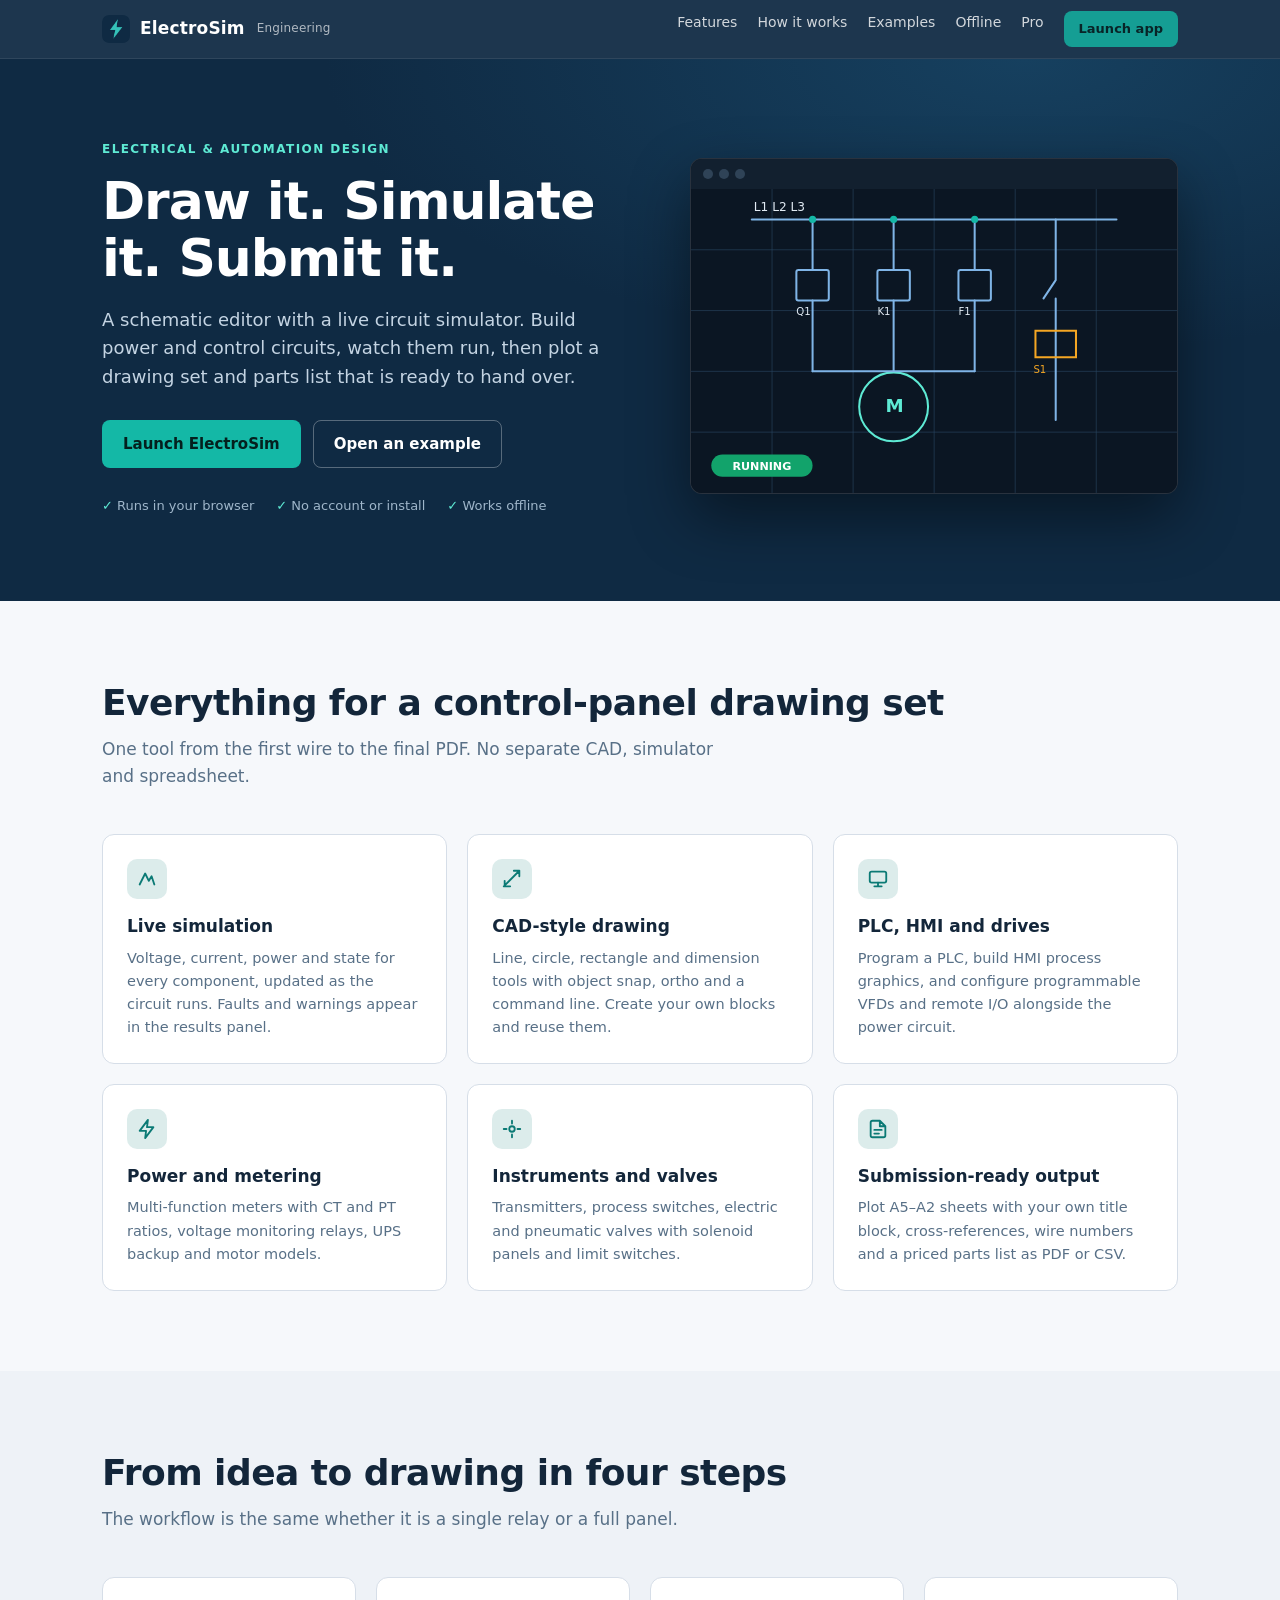
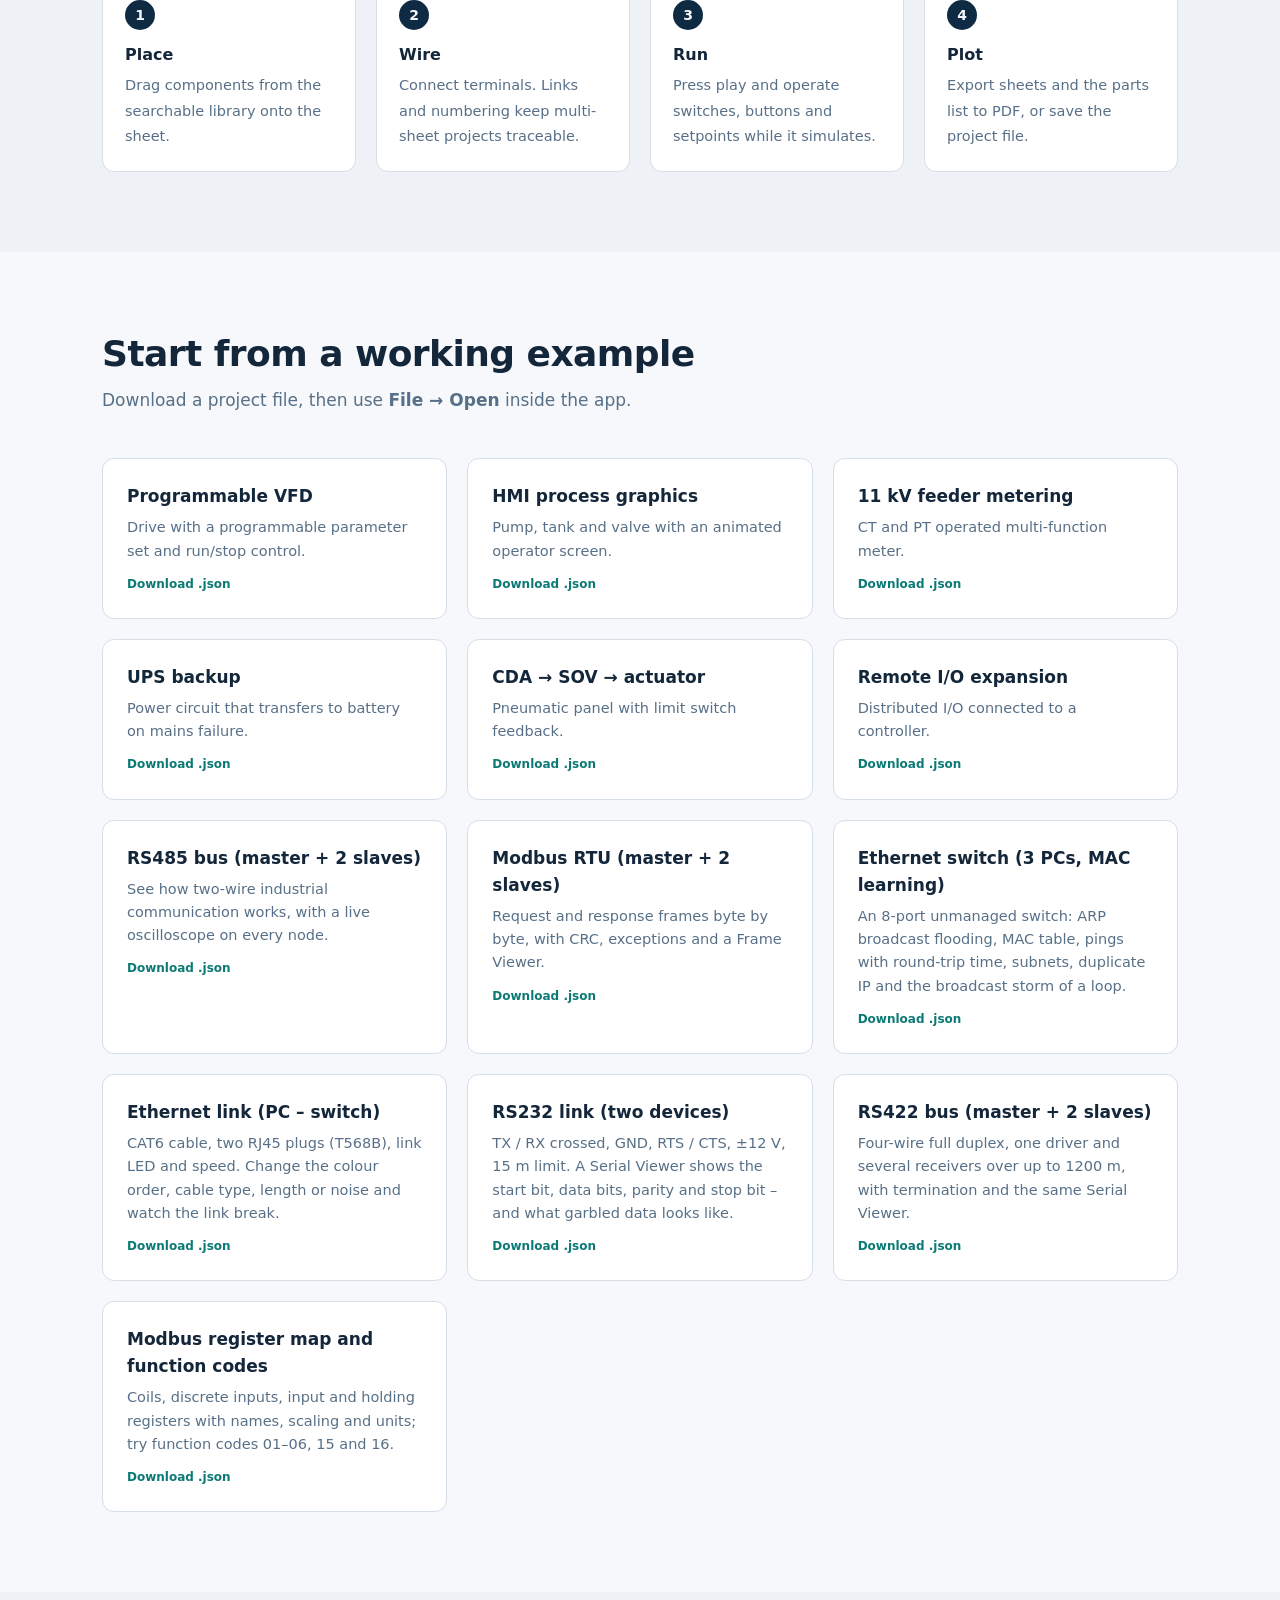
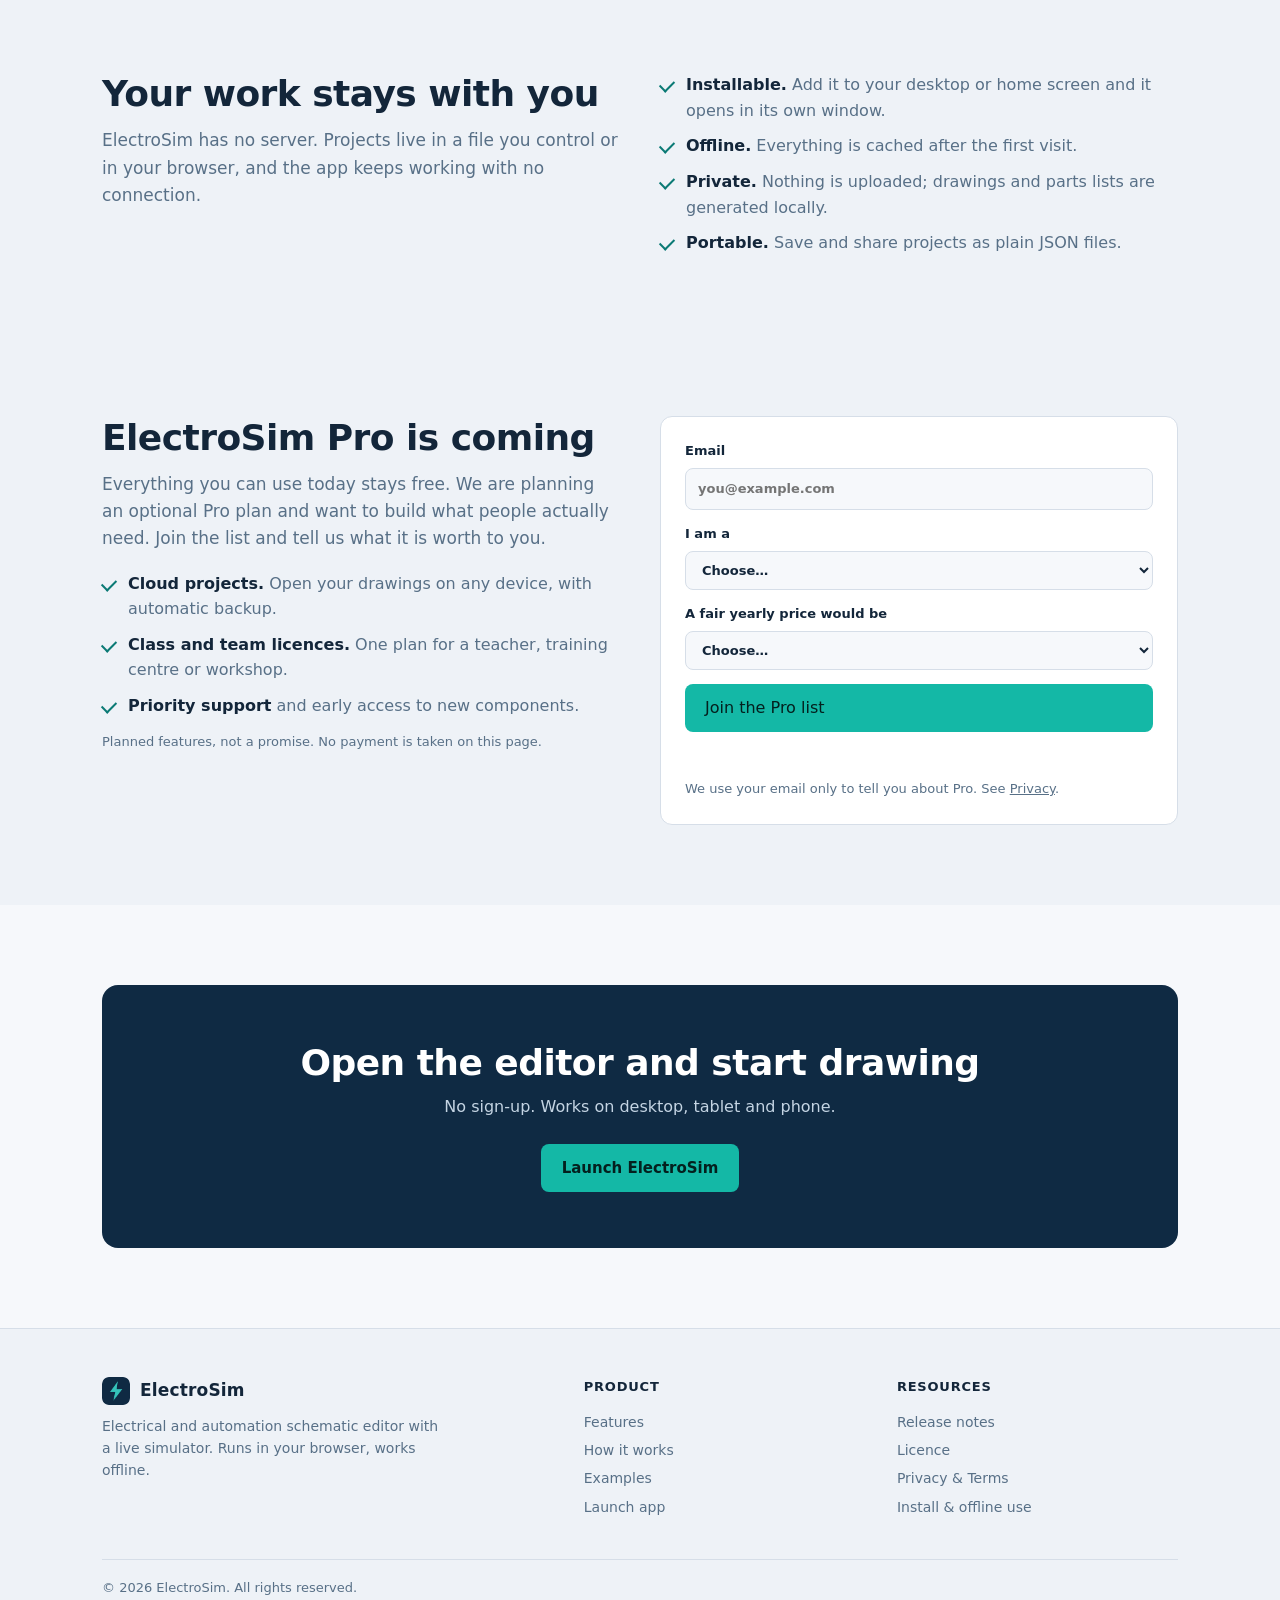
<file: index.html>
<!DOCTYPE html>
<html lang="en"><head><meta charset="utf-8">
<meta name="viewport" content="width=device-width, initial-scale=1, viewport-fit=cover">
<meta name="theme-color" content="#0f2a43">
<title>ElectroSim – Electrical Schematic Editor &amp; Simulator</title>
<meta name="description" content="Draw electrical and industrial automation schematics, simulate them live, and plot submission-ready PDFs with a parts list. Free, in your browser, works offline.">
<meta property="og:title" content="ElectroSim – Electrical Schematic Editor &amp; Simulator">
<meta property="og:description" content="Draw, simulate and document electrical and automation circuits in your browser.">
<meta property="og:type" content="website">
<link rel="icon" type="image/png" href="icons/icon-192.png"><link rel="apple-touch-icon" href="icons/apple-touch-icon.png"><link rel="manifest" href="manifest.webmanifest">
<style>
:root{--bg:#f6f8fb;--pn:#fff;--pn2:#eef2f7;--bd:#d6dee8;--tx:#13263a;--mu:#587087;--ac:#0b7a75;--ac2:#0f2a43;--hero:#0f2a43;--hero2:#16405f}
@media (prefers-color-scheme:dark){:root{--bg:#0b1219;--pn:#131e2a;--pn2:#1a2837;--bd:#2a3b4e;--tx:#e2ebf4;--mu:#93a9bd;--ac:#35c2b9;--ac2:#35c2b9;--hero:#0a1a2a;--hero2:#10304a}}
*{box-sizing:border-box}html{scroll-behavior:smooth;scroll-padding-top:68px}
body{margin:0;background:var(--bg);color:var(--tx);font:16px/1.6 system-ui,-apple-system,"Segoe UI",Roboto,sans-serif;padding:env(safe-area-inset-top,0) 0 env(safe-area-inset-bottom,0)}
a{color:inherit}.wrap{max-width:1120px;margin:0 auto;padding:0 22px}
header.nav{position:sticky;top:0;z-index:10;background:color-mix(in srgb,var(--hero) 94%,transparent);backdrop-filter:blur(8px);color:#fff;border-bottom:1px solid rgba(255,255,255,.08)}
.nav .wrap{display:flex;align-items:center;gap:22px;height:58px}
.brand{display:flex;align-items:center;gap:10px;font-weight:700;font-size:17px;text-decoration:none;letter-spacing:.01em}.brand img{width:28px;height:28px;border-radius:7px}.brand small{font-weight:500;opacity:.65;font-size:12px;margin-left:2px}
.nav nav{display:flex;gap:20px;margin-left:auto;font-size:14px}.nav nav a{text-decoration:none;opacity:.8}.nav nav a:hover{opacity:1}
.btn{display:inline-flex;align-items:center;gap:8px;padding:11px 20px;border-radius:8px;font-weight:600;font-size:15px;text-decoration:none;border:1px solid transparent;transition:transform .15s,background .15s}
.btn:hover{transform:translateY(-1px)}.btn:focus-visible,a:focus-visible{outline:2px solid #5eead4;outline-offset:2px}
.btn.pri{background:#14b8a6;color:#04201e}.btn.pri:hover{background:#2dd4bf}.btn.ghost{border-color:rgba(255,255,255,.3);color:#fff}.btn.ghost:hover{background:rgba(255,255,255,.08)}
.nav .btn{padding:7px 14px;font-size:13px}
.hero{background:radial-gradient(1000px 420px at 80% 0,var(--hero2),transparent 70%),var(--hero);color:#fff;padding:76px 0 84px}
.hero .wrap{display:grid;grid-template-columns:1.05fr .95fr;gap:48px;align-items:center}
.eyebrow{display:inline-block;font-size:12px;font-weight:700;letter-spacing:.12em;text-transform:uppercase;color:#5eead4;margin-bottom:14px}
h1{font-size:clamp(32px,4.6vw,52px);line-height:1.1;margin:0 0 18px;letter-spacing:-.02em}
.hero p.lead{font-size:18px;color:#c4d4e3;max-width:520px;margin:0 0 28px}.cta{display:flex;gap:12px;flex-wrap:wrap}
.meta{display:flex;gap:22px;flex-wrap:wrap;margin-top:28px;font-size:13px;color:#9fb6ca}.meta span:before{content:"✓ ";color:#5eead4}
.shot{background:#0b1623;border:1px solid rgba(255,255,255,.12);border-radius:12px;box-shadow:0 24px 60px rgba(0,0,0,.45);overflow:hidden}
.shot .bar{display:flex;gap:6px;padding:10px 12px;background:#12202f}.shot .bar i{width:10px;height:10px;border-radius:50%;background:#2f4357}
.shot svg{display:block;width:100%;height:auto}
section{padding:80px 0}section.alt{background:var(--pn2)}
h2{font-size:clamp(26px,3.2vw,36px);line-height:1.2;margin:0 0 12px;letter-spacing:-.015em}
.sub{color:var(--mu);max-width:640px;margin:0 0 44px;font-size:17px}
.grid{display:grid;grid-template-columns:repeat(auto-fit,minmax(260px,1fr));gap:20px}
.card{background:var(--pn);border:1px solid var(--bd);border-radius:12px;padding:24px}
.card .ico{width:40px;height:40px;border-radius:10px;background:color-mix(in srgb,var(--ac) 14%,transparent);color:var(--ac);display:grid;place-items:center;margin-bottom:14px}
.card h3{margin:0 0 6px;font-size:17px}.card p{margin:0;color:var(--mu);font-size:14.5px}
.steps{counter-reset:s;display:grid;grid-template-columns:repeat(auto-fit,minmax(220px,1fr));gap:20px}
.steps li{list-style:none;counter-increment:s;background:var(--pn);border:1px solid var(--bd);border-radius:12px;padding:22px}
.steps li:before{content:counter(s);display:grid;place-items:center;width:30px;height:30px;border-radius:50%;background:var(--ac2);color:var(--bg);font-weight:700;font-size:14px;margin-bottom:12px}
.steps{padding:0;margin:0}.steps b{display:block;margin-bottom:4px}.steps span{color:var(--mu);font-size:14.5px}
.ex a{display:block;text-decoration:none;height:100%}.ex a:hover{border-color:var(--ac)}.ex .card{height:100%;transition:border-color .15s}.ex .tag{font-size:12px;font-weight:600;color:var(--ac);margin-top:12px;display:block}
.cols{display:grid;grid-template-columns:1fr 1fr;gap:40px;align-items:start}
.list{padding:0;margin:0;display:grid;gap:10px}.list li{list-style:none;padding-left:26px;position:relative;color:var(--mu)}.list li:before{content:"";position:absolute;left:0;top:.5em;width:12px;height:7px;border-left:2px solid var(--ac);border-bottom:2px solid var(--ac);transform:rotate(-45deg)}.list b{color:var(--tx)}
.final{background:var(--hero);color:#fff;text-align:center;border-radius:16px;padding:56px 24px}.final h2{margin-bottom:10px}.final p{color:#c4d4e3;margin:0 0 24px}
footer{padding:48px 0 28px;color:var(--mu);font-size:14px;background:var(--pn2);border-top:1px solid var(--bd)}.fgrid{display:grid;grid-template-columns:1.6fr 1fr 1fr;gap:32px}.fgrid p{margin:10px 0 0;max-width:340px}footer h4{margin:0 0 10px;color:var(--tx);font-size:13px;letter-spacing:.06em;text-transform:uppercase}footer a{display:block;text-decoration:none;padding:3px 0}footer a:hover{color:var(--ac);text-decoration:underline}footer .brand.fb{display:flex;color:var(--tx);padding:0}.fbot{grid-column:1/-1;border-top:1px solid var(--bd);padding-top:18px;margin-top:6px;font-size:13px}@media (max-width:860px){.fgrid{grid-template-columns:1fr 1fr}.fgrid>div:first-child{grid-column:1/-1}}
@media (max-width:860px){.hero .wrap,.cols{grid-template-columns:1fr}.hero{padding:48px 0 56px}.nav nav a:not(.btn){display:none}section{padding:56px 0}}
.pro{display:grid;grid-template-columns:1fr 1fr;gap:40px;align-items:start}
.pro form{background:var(--pn);border:1px solid var(--bd);border-radius:12px;padding:24px;display:grid;gap:14px}
.pro label{font-size:13px;font-weight:600;display:grid;gap:6px}
.pro input,.pro select{font:inherit;padding:10px 12px;border-radius:8px;border:1px solid var(--bd);background:var(--bg);color:var(--tx)}
.pro input:focus-visible,.pro select:focus-visible{outline:2px solid var(--ac);outline-offset:1px}
.pro button{font:inherit;cursor:pointer;border:0}.pro .hp{position:absolute;left:-9999px;width:1px;height:1px;overflow:hidden}
.pro .note{font-size:13px;color:var(--mu);margin:0}.pro .msg{font-size:14px;margin:0;min-height:1.4em}.pro .msg.ok{color:var(--ac)}.pro .msg.err{color:#d14343}
@media (max-width:860px){.pro{grid-template-columns:1fr}}
@media (prefers-reduced-motion:reduce){*{transition:none!important;scroll-behavior:auto!important}}
</style></head>
<body>
<header class="nav"><div class="wrap">
 <a class="brand" href="#top"><img src="icons/icon-192.png" alt="" width="28" height="28">ElectroSim<small>Engineering</small></a>
 <nav><a href="#features">Features</a><a href="#how">How it works</a><a href="#examples">Examples</a><a href="#offline">Offline</a><a href="#pro">Pro</a><a class="btn pri" href="app.html">Launch app</a></nav>
</div></header>

<main id="top">
<div class="hero"><div class="wrap">
 <div>
  <span class="eyebrow">Electrical &amp; automation design</span>
  <h1>Draw it. Simulate it. Submit it.</h1>
  <p class="lead">A schematic editor with a live circuit simulator. Build power and control circuits, watch them run, then plot a drawing set and parts list that is ready to hand over.</p>
  <div class="cta"><a class="btn pri" href="app.html">Launch ElectroSim</a><a class="btn ghost" href="#examples">Open an example</a></div>
  <div class="meta"><span>Runs in your browser</span><span>No account or install</span><span>Works offline</span></div>
 </div>
 <div class="shot" aria-hidden="true"><div class="bar"><i></i><i></i><i></i></div>
  <svg viewBox="0 0 480 300" role="img" aria-label="Motor starter schematic preview"><rect width="480" height="300" fill="#0b1623"/>
   <g stroke="#2a4663" stroke-width=".6"><path d="M0 60h480M0 120h480M0 180h480M0 240h480M80 0v300M160 0v300M240 0v300M320 0v300M400 0v300"/></g>
   <g fill="none" stroke="#7fb4e6" stroke-width="2" stroke-linecap="round">
    <path d="M60 30h360M120 30v50M200 30v50M280 30v50"/><rect x="104" y="80" width="32" height="30" rx="2"/><rect x="184" y="80" width="32" height="30" rx="2"/><rect x="264" y="80" width="32" height="30" rx="2"/>
    <path d="M120 110v70M200 110v70M280 110v70"/><circle cx="200" cy="215" r="34" stroke="#5eead4"/>
    <path d="M120 180h160M120 180v0M360 30v60M360 90l-12 18M360 108v30h0M360 138v90"/><path d="M340 140h40v26h-40z" stroke="#f5a623"/></g>
   <g fill="#e2ebf4" font-family="system-ui,sans-serif" font-size="12"><text x="62" y="22">L1 L2 L3</text><text x="104" y="124" font-size="10">Q1</text><text x="184" y="124" font-size="10">K1</text><text x="264" y="124" font-size="10">F1</text><text x="192" y="220" font-size="18" fill="#5eead4" font-weight="700">M</text><text x="338" y="182" font-size="10" fill="#f5a623">S1</text></g>
   <g fill="#14b8a6"><circle cx="120" cy="30" r="3.5"/><circle cx="200" cy="30" r="3.5"/><circle cx="280" cy="30" r="3.5"/></g>
   <rect x="20" y="262" width="100" height="22" rx="11" fill="#12a36b"/><text x="70" y="277" text-anchor="middle" font-family="system-ui,sans-serif" font-size="11" font-weight="700" fill="#fff">RUNNING</text></svg>
 </div>
</div></div>

<section id="features"><div class="wrap">
 <h2>Everything for a control-panel drawing set</h2>
 <p class="sub">One tool from the first wire to the final PDF. No separate CAD, simulator and spreadsheet.</p>
 <div class="grid">
  <div class="card"><div class="ico"><svg width="22" height="22" viewBox="0 0 24 24" fill="none" stroke="currentColor" stroke-width="2" stroke-linecap="round" stroke-linejoin="round"><path d="M4 18 10 6l4 8 3-5 3 9"/></svg></div><h3>Live simulation</h3><p>Voltage, current, power and state for every component, updated as the circuit runs. Faults and warnings appear in the results panel.</p></div>
  <div class="card"><div class="ico"><svg width="22" height="22" viewBox="0 0 24 24" fill="none" stroke="currentColor" stroke-width="2" stroke-linecap="round" stroke-linejoin="round"><path d="M3 20 20 3M14 3h6v6M4 14v6h6"/></svg></div><h3>CAD-style drawing</h3><p>Line, circle, rectangle and dimension tools with object snap, ortho and a command line. Create your own blocks and reuse them.</p></div>
  <div class="card"><div class="ico"><svg width="22" height="22" viewBox="0 0 24 24" fill="none" stroke="currentColor" stroke-width="2" stroke-linecap="round" stroke-linejoin="round"><rect x="3" y="4" width="18" height="12" rx="2"/><path d="M8 20h8M12 16v4"/></svg></div><h3>PLC, HMI and drives</h3><p>Program a PLC, build HMI process graphics, and configure programmable VFDs and remote I/O alongside the power circuit.</p></div>
  <div class="card"><div class="ico"><svg width="22" height="22" viewBox="0 0 24 24" fill="none" stroke="currentColor" stroke-width="2" stroke-linecap="round" stroke-linejoin="round"><path d="M13 2 4 14h7l-1 8 9-12h-7z"/></svg></div><h3>Power and metering</h3><p>Multi-function meters with CT and PT ratios, voltage monitoring relays, UPS backup and motor models.</p></div>
  <div class="card"><div class="ico"><svg width="22" height="22" viewBox="0 0 24 24" fill="none" stroke="currentColor" stroke-width="2" stroke-linecap="round" stroke-linejoin="round"><circle cx="12" cy="12" r="3"/><path d="M12 3v3M12 18v3M3 12h3M18 12h3"/></svg></div><h3>Instruments and valves</h3><p>Transmitters, process switches, electric and pneumatic valves with solenoid panels and limit switches.</p></div>
  <div class="card"><div class="ico"><svg width="22" height="22" viewBox="0 0 24 24" fill="none" stroke="currentColor" stroke-width="2" stroke-linecap="round" stroke-linejoin="round"><path d="M14 3H6a2 2 0 0 0-2 2v14a2 2 0 0 0 2 2h12a2 2 0 0 0 2-2V9zM14 3v6h6M8 13h8M8 17h5"/></svg></div><h3>Submission-ready output</h3><p>Plot A5–A2 sheets with your own title block, cross-references, wire numbers and a priced parts list as PDF or CSV.</p></div>
 </div>
</div></section>

<section id="how" class="alt"><div class="wrap">
 <h2>From idea to drawing in four steps</h2><p class="sub">The workflow is the same whether it is a single relay or a full panel.</p>
 <ol class="steps">
  <li><b>Place</b><span>Drag components from the searchable library onto the sheet.</span></li>
  <li><b>Wire</b><span>Connect terminals. Links and numbering keep multi-sheet projects traceable.</span></li>
  <li><b>Run</b><span>Press play and operate switches, buttons and setpoints while it simulates.</span></li>
  <li><b>Plot</b><span>Export sheets and the parts list to PDF, or save the project file.</span></li>
 </ol>
</div></section>

<section id="examples"><div class="wrap">
 <h2>Start from a working example</h2>
 <p class="sub">Download a project file, then use <b>File → Open</b> inside the app.</p>
 <div class="grid ex">
  <a href="examples/vfd_programmable.json" download><div class="card"><h3>Programmable VFD</h3><p>Drive with a programmable parameter set and run/stop control.</p><span class="tag">Download .json</span></div></a>
  <a href="examples/hmi_process_graphics.json" download><div class="card"><h3>HMI process graphics</h3><p>Pump, tank and valve with an animated operator screen.</p><span class="tag">Download .json</span></div></a>
  <a href="examples/mfm_ct_pt_operated.json" download><div class="card"><h3>11 kV feeder metering</h3><p>CT and PT operated multi-function meter.</p><span class="tag">Download .json</span></div></a>
  <a href="examples/ups_backup.json" download><div class="card"><h3>UPS backup</h3><p>Power circuit that transfers to battery on mains failure.</p><span class="tag">Download .json</span></div></a>
  <a href="examples/cda_sov_actuator.json" download><div class="card"><h3>CDA → SOV → actuator</h3><p>Pneumatic panel with limit switch feedback.</p><span class="tag">Download .json</span></div></a>
  <a href="examples/remote_io_expansion.json" download><div class="card"><h3>Remote I/O expansion</h3><p>Distributed I/O connected to a controller.</p><span class="tag">Download .json</span></div></a>

  <a href="examples/rs485_bus.json" download><div class="card"><h3>RS485 bus (master + 2 slaves)</h3><p>See how two-wire industrial communication works, with a live oscilloscope on every node.</p><span class="tag">Download .json</span></div></a>
  <a href="examples/modbus_rtu.json" download><div class="card"><h3>Modbus RTU (master + 2 slaves)</h3><p>Request and response frames byte by byte, with CRC, exceptions and a Frame Viewer.</p><span class="tag">Download .json</span></div></a>
    <a href="examples/ethernet_switch.json" download><div class="card"><h3>Ethernet switch (3 PCs, MAC learning)</h3><p>An 8-port unmanaged switch: ARP broadcast flooding, MAC table, pings with round-trip time, subnets, duplicate IP and the broadcast storm of a loop.</p><span class="tag">Download .json</span></div></a>
  <a href="examples/ethernet_link.json" download><div class="card"><h3>Ethernet link (PC – switch)</h3><p>CAT6 cable, two RJ45 plugs (T568B), link LED and speed. Change the colour order, cable type, length or noise and watch the link break.</p><span class="tag">Download .json</span></div></a>
  <a href="examples/rs232_link.json" download><div class="card"><h3>RS232 link (two devices)</h3><p>TX / RX crossed, GND, RTS / CTS, ±12 V, 15 m limit. A Serial Viewer shows the start bit, data bits, parity and stop bit – and what garbled data looks like.</p><span class="tag">Download .json</span></div></a>
  <a href="examples/rs422_bus.json" download><div class="card"><h3>RS422 bus (master + 2 slaves)</h3><p>Four-wire full duplex, one driver and several receivers over up to 1200 m, with termination and the same Serial Viewer.</p><span class="tag">Download .json</span></div></a>
  <a href="examples/modbus_register_map.json" download><div class="card"><h3>Modbus register map and function codes</h3><p>Coils, discrete inputs, input and holding registers with names, scaling and units; try function codes 01–06, 15 and 16.</p><span class="tag">Download .json</span></div></a> </div>
</div></section>

<section id="offline" class="alt"><div class="wrap cols">
 <div><h2>Your work stays with you</h2><p class="sub" style="margin-bottom:0">ElectroSim has no server. Projects live in a file you control or in your browser, and the app keeps working with no connection.</p></div>
 <ul class="list">
  <li><b>Installable.</b> Add it to your desktop or home screen and it opens in its own window.</li>
  <li><b>Offline.</b> Everything is cached after the first visit.</li>
  <li><b>Private.</b> Nothing is uploaded; drawings and parts lists are generated locally.</li>
  <li><b>Portable.</b> Save and share projects as plain JSON files.</li>
 </ul>
</div></section>

<section id="pro" class="alt"><div class="wrap pro">
 <div>
  <h2>ElectroSim Pro is coming</h2>
  <p class="sub" style="margin-bottom:18px">Everything you can use today stays free. We are planning an optional Pro plan and want to build what people actually need. Join the list and tell us what it is worth to you.</p>
  <ul class="list">
   <li><b>Cloud projects.</b> Open your drawings on any device, with automatic backup.</li>
   <li><b>Class and team licences.</b> One plan for a teacher, training centre or workshop.</li>
   <li><b>Priority support</b> and early access to new components.</li>
  </ul>
  <p class="note" style="margin-top:14px">Planned features, not a promise. No payment is taken on this page.</p>
 </div>
 <form id="wl" novalidate>
  <label>Email<input type="email" name="email" autocomplete="email" required maxlength="254" placeholder="you@example.com"></label>
  <label>I am a<select name="role"><option value="">Choose…</option><option>Student</option><option>Teacher / trainer</option><option>Technician / engineer</option><option>Training centre / company</option><option>Hobbyist</option></select></label>
  <label>A fair yearly price would be<select name="price"><option value="">Choose…</option><option>Under S$30</option><option>S$30 – 60</option><option>S$60 – 100</option><option>Over S$100</option><option>Not sure yet</option></select></label>
  <div class="hp" aria-hidden="true"><label>Leave empty<input type="text" name="website" tabindex="-1" autocomplete="off"></label></div>
  <button class="btn pri" type="submit">Join the Pro list</button>
  <p class="msg" id="wlmsg" role="status" aria-live="polite"></p>
  <p class="note">We use your email only to tell you about Pro. See <a href="legal.html#privacy">Privacy</a>.</p>
 </form>
</div></section>

<section><div class="wrap"><div class="final"><h2>Open the editor and start drawing</h2><p>No sign-up. Works on desktop, tablet and phone.</p><a class="btn pri" href="app.html">Launch ElectroSim</a></div></div></section>
</main>

<footer><div class="wrap fgrid">
 <div><a class="brand fb" href="#top"><img src="icons/icon-192.png" alt="" width="26" height="26">ElectroSim</a><p>Electrical and automation schematic editor with a live simulator. Runs in your browser, works offline.</p></div>
 <div><h4>Product</h4><a href="#features">Features</a><a href="#how">How it works</a><a href="#examples">Examples</a><a href="app.html">Launch app</a></div>
 <div><h4>Resources</h4><a href="README.md">Release notes</a><a href="LICENSE">Licence</a><a href="legal.html">Privacy &amp; Terms</a><a href="#offline">Install &amp; offline use</a></div>
 <div class="fbot">© 2026 ElectroSim. All rights reserved.</div>
</div></footer>
<script>
(function(){var f=document.getElementById('wl');if(!f)return;var m=document.getElementById('wlmsg'),b=f.querySelector('button');
function say(t,c){m.textContent=t;m.className='msg '+(c||'')}
f.addEventListener('submit',function(e){e.preventDefault();var d={email:f.email.value.trim(),role:f.role.value,price:f.price.value,website:f.website.value};
if(!/^[^@\s]+@[^@\s]+\.[^@\s]+$/.test(d.email)){say('Please enter a valid email address.','err');return}
b.disabled=true;say('Sending…');
fetch('/api/waitlist',{method:'POST',headers:{'Content-Type':'application/json'},body:JSON.stringify(d)})
.then(function(r){return r.json().catch(function(){return{}}).then(function(j){return{ok:r.ok,j:j}})})
.then(function(x){if(x.ok){say('Thank you. You are on the list.','ok');f.reset()}else{say(x.j.error||'Something went wrong. Please try again later.','err');b.disabled=false}})
.catch(function(){say('Could not reach the server. Please try again later.','err');b.disabled=false})});})();
</script>
</body></html>
</file>
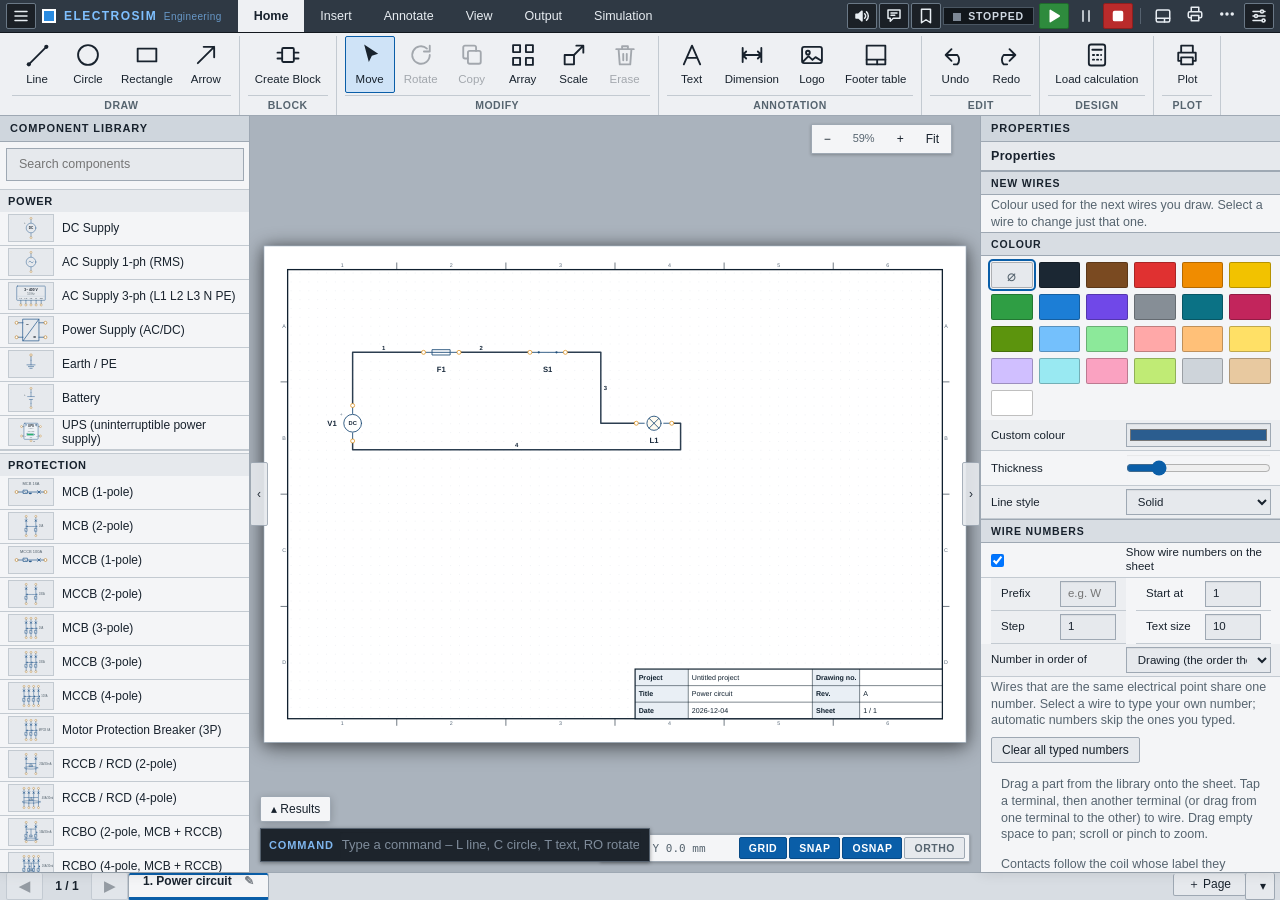
<file: app.html>
<!DOCTYPE html>
<html lang="en"><head><meta charset="utf-8">
<meta name="viewport" content="width=device-width, initial-scale=1, viewport-fit=cover">
<meta name="theme-color" content="#0f2a43"><link rel="manifest" href="manifest.webmanifest"><link rel="icon" type="image/png" href="icons/icon-192.png"><link rel="apple-touch-icon" href="icons/apple-touch-icon.png"><meta name="apple-mobile-web-app-capable" content="yes"><meta name="mobile-web-app-capable" content="yes"><meta name="apple-mobile-web-app-title" content="ElectroSim"><meta name="apple-mobile-web-app-status-bar-style" content="black-translucent">
<title>ElectroSim – Electrical Schematic Editor &amp; Simulator</title>
<meta name="description" content="Draw electrical and automation schematics and simulate them live in your browser.">
<link rel="stylesheet" href="css/style.css"><link rel="stylesheet" href="css/ide.css"><link rel="stylesheet" href="css/polish.css"></head>
<body>

<div id="ribbon"><div id="rtop">
 <button class="ic" id="tLib" title="Component library" aria-label="Component library"><svg viewBox="0 0 24 24" width="18" height="18" fill="none" stroke="currentColor" stroke-width="2" stroke-linecap="round" stroke-linejoin="round" aria-hidden="true" ><path d="M4 6h16M4 12h16M4 18h16"/></svg></button>
 <b class="logo"><i class="mk"></i><span class="lbl">ElectroSim <small>Engineering</small></span></b>
 <div id="rtabs" role="tablist"></div><span class="sp"></span>
 <span id="stat">STOPPED</span>
 <button class="ic run" id="bRun" title="Run simulation" aria-label="Run"><svg viewBox="0 0 24 24" width="18" height="18" fill="none" stroke="currentColor" stroke-width="2" stroke-linecap="round" stroke-linejoin="round" aria-hidden="true" ><path d="M7 4.5v15l12-7.5z" fill="currentColor"/></svg></button><button class="ic" id="bPause" title="Pause" aria-label="Pause"><svg viewBox="0 0 24 24" width="18" height="18" fill="none" stroke="currentColor" stroke-width="2" stroke-linecap="round" stroke-linejoin="round" aria-hidden="true" ><path d="M8 5v14M16 5v14"/></svg></button><button class="ic stop" id="bStop" title="Stop" aria-label="Stop"><svg viewBox="0 0 24 24" width="18" height="18" fill="none" stroke="currentColor" stroke-width="2" stroke-linecap="round" stroke-linejoin="round" aria-hidden="true" ><rect x="6" y="6" width="12" height="12" rx="1.5" fill="currentColor"/></svg></button>
 <span class="vs"></span>
 <button class="ic" id="bTB" title="Sheet setup (paper, frame, project)" aria-label="Sheet setup"><svg viewBox="0 0 24 24" width="18" height="18" fill="none" stroke="currentColor" stroke-width="2" stroke-linecap="round" stroke-linejoin="round" aria-hidden="true" ><rect x="3" y="4" width="18" height="16" rx="2"/><path d="M3 15h18M14 15v5"/></svg></button><button class="ic pri" id="bPDF" title="Plot / print to PDF" aria-label="Print"><svg viewBox="0 0 24 24" width="18" height="18" fill="none" stroke="currentColor" stroke-width="2" stroke-linecap="round" stroke-linejoin="round" aria-hidden="true" ><path d="M7 9V3h10v6M7 17H5a2 2 0 0 1-2-2v-4a2 2 0 0 1 2-2h14a2 2 0 0 1 2 2v4a2 2 0 0 1-2 2h-2"/><rect x="7" y="14" width="10" height="7"/></svg></button>
 <div class="mw"><button class="fbtn" id="bFile" title="File: open, save, save as" aria-label="File">File<span class="lbl"> ▾</span></button>
  <div id="fmenu"><div id="fName"></div><button id="fOpen">Open…<kbd>Ctrl+O</kbd></button><button id="fSave">Save<kbd>Ctrl+S</kbd></button><button id="fSaveAs">Save As…<kbd>Ctrl+Shift+S</kbd></button></div></div>
 <div class="mw"><button class="ic" id="bMore" title="More" aria-label="More"><svg viewBox="0 0 24 24" width="18" height="18" fill="none" stroke="currentColor" stroke-width="2" stroke-linecap="round" stroke-linejoin="round" aria-hidden="true" ><circle cx="5" cy="12" r="1.3" fill="currentColor"/><circle cx="12" cy="12" r="1.3" fill="currentColor"/><circle cx="19" cy="12" r="1.3" fill="currentColor"/></svg></button>
  <div id="menu"><a id="mHome" href="index.html" role="menuitem">About ElectroSim</a><hr><button id="mRes">Show / hide results</button><button id="mPg">Show / hide sheet tabs</button><button id="mWn">Show / hide wire numbers</button><hr><button id="mInstall" data-pwa-install>Download app</button><button id="bSave">Save in browser</button><button id="bLoad">Load from browser</button><button id="bDown">Download project file</button><button id="bCsv">Download parts list (CSV)</button><button id="bOpen">Open project file…</button><button id="bReset">Clear all pages</button></div></div>
 <button class="ic" id="tProps" title="Properties" aria-label="Properties"><svg viewBox="0 0 24 24" width="18" height="18" fill="none" stroke="currentColor" stroke-width="2" stroke-linecap="round" stroke-linejoin="round" aria-hidden="true" ><path d="M4 6h10M18 6h2M4 12h2M10 12h10M4 18h12M20 18h0"/><circle cx="16" cy="6" r="2"/><circle cx="8" cy="12" r="2"/><circle cx="18" cy="18" r="2"/></svg></button>
</div><div id="rbody"></div></div>
<main id="main">
 <aside id="lib"><div class="in"><input id="q" type="search" placeholder="Search components" aria-label="Search components"><div id="libList"></div></div></aside>
 <div id="cv">
  <svg id="svg" xmlns="http://www.w3.org/2000/svg"></svg>
  <button class="edge l" id="hL" title="Hide / show library">‹</button><button class="edge r" id="hR" title="Hide / show properties">›</button>
<div id="thint"></div>
  <div id="rest"><button id="rPg">▴ Sheet tabs</button><button id="rRes">▴ Results</button></div>
  <div id="zc"><button id="zOut" aria-label="Zoom out">−</button><span id="zv">100%</span><button id="zIn" aria-label="Zoom in">+</button><button id="zFit" title="Fit page">Fit</button></div>
  <div id="sbar"><button data-a="rot" class="nw nr">Rotate</button><button data-a="dup" class="nw">Copy</button><button data-a="edit">Edit</button><button data-a="help" class="hp" title="How this component works">Help</button><button data-a="del" class="dn">Delete</button></div>
  <div id="cmd"><span class="cp">Command</span><input id="cmdIn" type="text" autocomplete="off" spellcheck="false" placeholder="Type a command – L line, C circle, T text, RO rotate, PLOT …" aria-label="Command line"><div id="cmdSug"></div></div>
  <div id="sts"><span id="xy">X 0.0  Y 0.0 mm</span><button data-st="grid" title="Grid display (F7)">GRID</button><button data-st="snap" title="Snap to grid (F9)">SNAP</button><button data-st="os" title="Object snap – snap to end points, middle points, centres and terminals (F3)">OSNAP</button><button data-st="ortho" title="Ortho – straight lines only (F8)">ORTHO</button></div>
  <div id="toast"></div>
 </div>
 <aside id="props"><div class="in" id="propsBody"></div></aside>
</main>
<nav id="pages"><div id="pgs"></div><button id="pgAdd" class="pri" title="Add a new page">＋ Page</button><button id="pgHide" class="ic sm" title="Hide sheet tabs" aria-label="Hide sheet tabs">▾</button></nav>
<footer id="ft">
 <div class="fh"><b>Simulation results</b><button id="fTog" class="ic sm" title="Hide results" aria-label="Hide results">▾</button></div>
 <div class="fb"><div class="fl"><table><thead><tr><th>Component</th><th>Voltage</th><th>Current</th><th>Power</th><th>State</th><th>Pg</th></tr></thead><tbody id="tb"></tbody></table></div><div id="msgs"></div></div>
</footer>

<dialog id="dTB"><form method="dialog"><h2>Sheet setup</h2>
 <div class="two"><label>Paper<select data-tb="paper"><option value="A5">A5</option><option value="A4">A4</option><option value="A3">A3</option><option value="A2">A2</option></select></label>
  <label>Orientation<select data-tb="orient"><option value="L">Landscape</option><option value="P">Portrait</option></select></label></div>
 <div class="two"><label class="ck"><input type="checkbox" id="tbFrame">Border &amp; zone markers</label></div>
 <h3>Project (used on the parts list)</h3>
 <div class="two"><label>Project<input data-tb="project"></label><label>Drawing no.<input data-tb="dwgNo"></label></div>
 <div class="two"><label>Revision<input data-tb="rev"></label><label>Date<input data-tb="date"></label></div>
 <div class="two"><label>Currency (for prices)<input data-tb="cur" maxlength="6" placeholder="$"></label></div>
 <h3>Your own title block</h3>
 <p class="mu">Press <b>Footer table</b> (Home tab → Annotation, or type <code>FOOTER</code>) to add an editable title-block table to every sheet. Or, for a fully custom one, use the <b>Line</b>, <b>Box</b>, <b>Text</b> and <b>Logo</b> tools in the ribbon at the top (Home tab) to draw yours, then tick <i>Show on every page</i> in the right-hand panel. In a text you can type <code>{page}</code>, <code>{pages}</code>, <code>{title}</code>, <code>{project}</code>, <code>{dwgno}</code>, <code>{rev}</code> or <code>{date}</code> and it is filled in on each sheet.</p>
 <div class="act"><button class="pri" data-close>Done</button></div></form></dialog>

<dialog id="dPG"><form method="dialog"><h2>Page settings</h2>
 <label>Page title<input id="pgTitle"></label>
 <div class="lr"><button type="button" id="pgL">◀ Move left</button><button type="button" id="pgR">Move right ▶</button></div>
 <div class="act"><button type="button" id="pgDel" class="dn">Delete page</button><button class="pri" data-close>Done</button></div></form></dialog>

<dialog id="dPDF"><form method="dialog"><h2>Plot / Print to PDF</h2>
 <div class="plot"><div class="pf"><label>Paper size<select id="xPaper"><option value="A5">A5 (148 × 210 mm)</option><option value="A4">A4 (210 × 297 mm)</option><option value="A3">A3 (297 × 420 mm)</option><option value="A2">A2 (420 × 594 mm)</option></select></label>
  <label>Drawing orientation<select id="xOrient"><option value="L">Landscape</option><option value="P">Portrait</option></select></label>
  <label>Sheets to plot<select id="xRange"><option value="all">All sheets</option><option value="cur">Current sheet only</option></select></label></div>
  <div class="pv"><div id="xPrev"><span></span></div><small id="xPrevT" class="mu"></small></div></div>
 <label class="ck"><input type="checkbox" id="xSheets" checked>Drawing sheets (with your title block)</label>
 <label class="ck"><input type="checkbox" id="xBom" checked>Parts list (styled table with symbols)</label>
 <label class="ck"><input type="checkbox" id="xSym" checked>Draw devices as drawing symbols (professional look for submission)</label>
 <p class="mu">The parts list is always printed landscape. Fill in brand, model, part number and unit price in each component’s properties (Material) to complete it. The parts list then shows the unit price, the line total and the total cost.</p>
 <div id="xProg" class="mu" role="status"></div>
 <div class="act"><button type="button" data-close>Close</button><button type="button" class="pri" id="xGo">Plot / Save PDF</button></div></form></dialog>
<input type="file" id="fileIn" accept=".json,application/json" hidden><input type="file" id="imgIn" accept="image/*" hidden>
<script src="js/vendor/jspdf.umd.min.js"></script>
<script src="js/registry.js"></script><script src="js/parts2.js"></script><script src="js/plc.js"></script><script src="js/hmi.js"></script><script src="js/hmip.js"></script><script src="js/hmid.js"></script><script src="js/transmitters.js"></script><script src="js/valves.js"></script><script src="js/pneumatic.js"></script><script src="js/evalve.js"></script><script src="js/mfm.js"></script><script src="js/ups.js"></script><script src="js/solver.js"></script><script src="js/draw.js"></script><script src="js/footer.js"></script><script src="js/faultnav.js"></script><script src="js/panel.js"></script><script src="js/export.js"></script><script src="js/wiring.js"></script><script src="js/help.js"></script><script src="js/plhelp.js"></script><script src="js/pwa.js"></script><script src="js/xref.js"></script><script src="js/alt.js"></script><script src="js/vmr.js"></script><script src="js/vfd2.js"></script><script src="js/vfdhelp.js"></script><script src="js/vfdeasy.js"></script><script src="js/easyall.js"></script><script src="js/vfdprog.js"></script><script src="js/relays.js"></script><script src="js/motor1.js"></script><script src="js/poles.js"></script><script src="js/stepper.js"></script><script src="js/procsw.js"></script><script src="js/rs485.js"></script><script src="js/mbmap.js"></script><script src="js/modbus.js"></script><script src="js/rs232.js"></script><script src="js/ethernet.js"></script><script src="js/ethswitch.js"></script><script src="js/view.js"></script><script src="js/phys.js"></script><script src="js/wend.js"></script><script src="js/wnum.js"></script><script src="js/rio.js"></script><script src="js/sensors.js"></script><script src="js/app.js"></script><script src="js/blocks.js"></script><script src="js/file.js"></script><script src="js/autosave.js"></script><script src="js/loadcalc.js"></script><script src="js/multisel.js"></script><script src="js/easynav.js"></script><script src="js/sound.js"></script><script src="js/polish.js"></script><script src="js/realism.js"></script><script src="js/simopt.js"></script><script src="js/livevals.js"></script><script src="js/presets.js"></script>
</body></html>
</file>
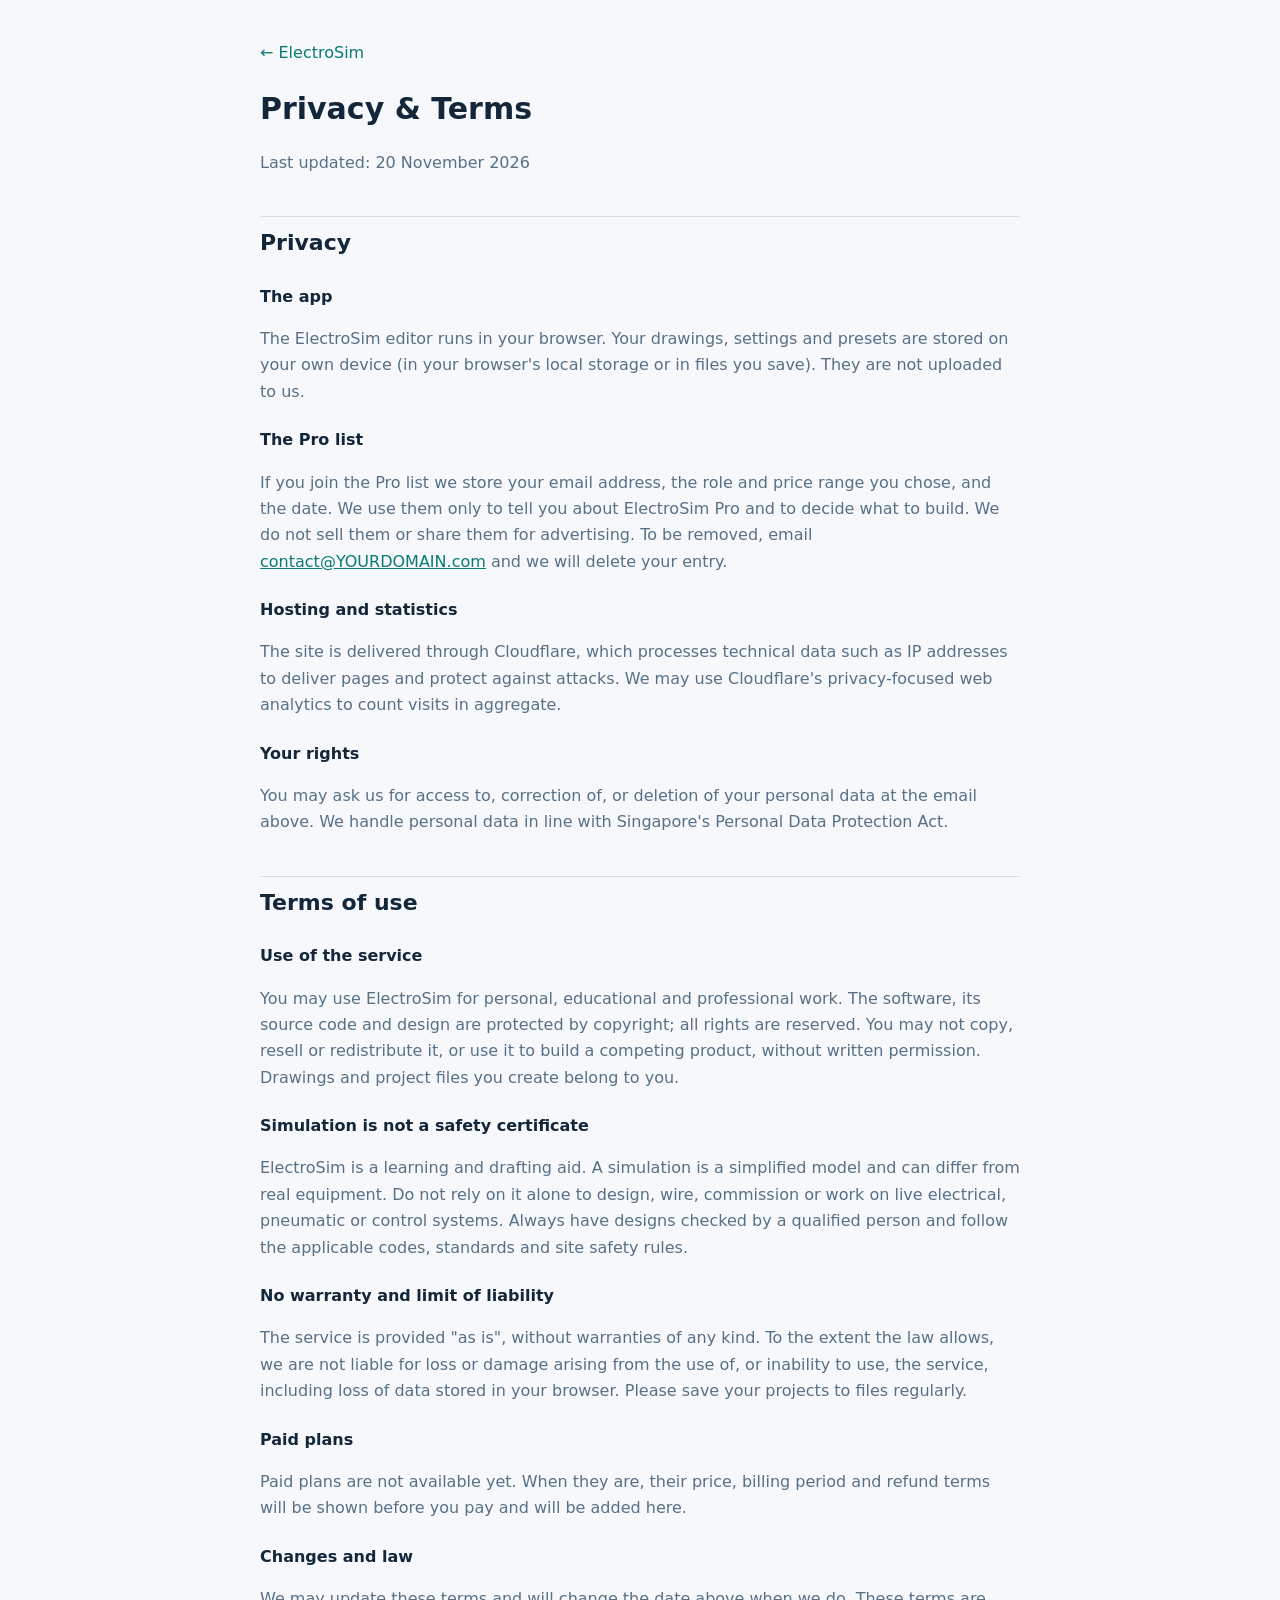
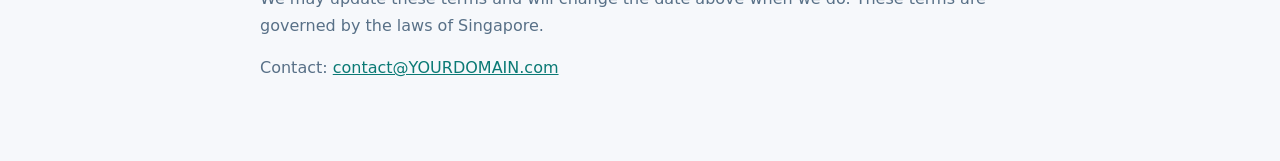
<file: legal.html>
<!DOCTYPE html>
<!-- TEMPLATE: replace contact@YOURDOMAIN.com and have this page reviewed by a lawyer before relying on it. -->
<html lang="en"><head><meta charset="utf-8">
<meta name="viewport" content="width=device-width, initial-scale=1">
<title>Privacy &amp; Terms – ElectroSim</title>
<meta name="robots" content="index,follow">
<link rel="icon" type="image/png" href="icons/icon-192.png">
<style>
:root{--bg:#f6f8fb;--tx:#13263a;--mu:#587087;--ac:#0b7a75;--bd:#d6dee8}
@media (prefers-color-scheme:dark){:root{--bg:#0b1219;--tx:#e2ebf4;--mu:#93a9bd;--ac:#35c2b9;--bd:#2a3b4e}}
body{margin:0;background:var(--bg);color:var(--tx);font:16px/1.65 system-ui,-apple-system,"Segoe UI",Roboto,sans-serif}
main{max-width:760px;margin:0 auto;padding:40px 22px 64px}
h1{font-size:30px;margin:0 0 6px}h2{font-size:22px;margin:40px 0 8px;padding-top:8px;border-top:1px solid var(--bd)}h3{font-size:16px;margin:22px 0 4px}
p,li{color:var(--mu)}a{color:var(--ac)}ul{padding-left:20px}.back{display:inline-block;margin-bottom:18px;text-decoration:none}
</style></head><body><main>
<a class="back" href="index.html">← ElectroSim</a>
<h1>Privacy &amp; Terms</h1>
<p>Last updated: 20 November 2026</p>

<h2 id="privacy">Privacy</h2>
<h3>The app</h3>
<p>The ElectroSim editor runs in your browser. Your drawings, settings and presets are stored on your own device (in your browser's local storage or in files you save). They are not uploaded to us.</p>
<h3>The Pro list</h3>
<p>If you join the Pro list we store your email address, the role and price range you chose, and the date. We use them only to tell you about ElectroSim Pro and to decide what to build. We do not sell them or share them for advertising. To be removed, email <a href="mailto:contact@YOURDOMAIN.com">contact@YOURDOMAIN.com</a> and we will delete your entry.</p>
<h3>Hosting and statistics</h3>
<p>The site is delivered through Cloudflare, which processes technical data such as IP addresses to deliver pages and protect against attacks. We may use Cloudflare's privacy-focused web analytics to count visits in aggregate.</p>
<h3>Your rights</h3>
<p>You may ask us for access to, correction of, or deletion of your personal data at the email above. We handle personal data in line with Singapore's Personal Data Protection Act.</p>

<h2 id="terms">Terms of use</h2>
<h3>Use of the service</h3>
<p>You may use ElectroSim for personal, educational and professional work. The software, its source code and design are protected by copyright; all rights are reserved. You may not copy, resell or redistribute it, or use it to build a competing product, without written permission. Drawings and project files you create belong to you.</p>
<h3>Simulation is not a safety certificate</h3>
<p>ElectroSim is a learning and drafting aid. A simulation is a simplified model and can differ from real equipment. Do not rely on it alone to design, wire, commission or work on live electrical, pneumatic or control systems. Always have designs checked by a qualified person and follow the applicable codes, standards and site safety rules.</p>
<h3>No warranty and limit of liability</h3>
<p>The service is provided "as is", without warranties of any kind. To the extent the law allows, we are not liable for loss or damage arising from the use of, or inability to use, the service, including loss of data stored in your browser. Please save your projects to files regularly.</p>
<h3>Paid plans</h3>
<p>Paid plans are not available yet. When they are, their price, billing period and refund terms will be shown before you pay and will be added here.</p>
<h3>Changes and law</h3>
<p>We may update these terms and will change the date above when we do. These terms are governed by the laws of Singapore.</p>
<p>Contact: <a href="mailto:contact@YOURDOMAIN.com">contact@YOURDOMAIN.com</a></p>
</main></body></html>
</file>
<file: css/style.css>
:root{--bg:#d9e1e9;--pn:#fff;--pn2:#f1f4f8;--bd:#cbd5df;--tx:#17283a;--mu:#64798d;--ac:#0b7a75;--ok:#12a36b;--wa:#c27800;--er:#d93a3a;--w:#2b5d8f;--gd:#c9d3de;--nv:#0f2a43;--lw:216px;--rw:262px}
@media (prefers-color-scheme:dark){:root{--bg:#0b1219;--pn:#16212d;--pn2:#1d2a39;--bd:#2b3b4e;--tx:#dbe6f1;--mu:#8aa0b5;--ac:#35c2b9;--ok:#3ddc97;--wa:#f5a623;--er:#ff5d5d;--w:#7fb4e6;--gd:#2a3a4b}}
*{box-sizing:border-box}html,body{height:100%;margin:0}
body{background:var(--bg);color:var(--tx);font:13px/1.35 system-ui,-apple-system,"Segoe UI",sans-serif;display:flex;flex-direction:column;height:100dvh;overflow:hidden;padding-bottom:env(safe-area-inset-bottom,0px)}
button,input,select{font:inherit}
button{background:var(--pn2);color:var(--tx);border:1px solid var(--bd);border-radius:6px;padding:6px 11px;font-weight:600;font-size:12px;cursor:pointer;min-height:32px}button:hover:not(:disabled){border-color:var(--ac)}button:disabled{opacity:.45;cursor:default}
button:focus-visible,input:focus-visible,select:focus-visible,summary:focus-visible{outline:2px solid var(--ac);outline-offset:1px}
.logo{font-size:15px;margin:0 8px 0 2px;white-space:nowrap}.sp{flex:1}
#stat{padding:4px 10px;border-radius:12px;background:rgba(255,255,255,.12);font-weight:700;font-size:11px;white-space:nowrap}
.ic{width:36px;padding:0;font-size:16px}.ic.sm{width:28px;min-height:24px;font-size:12px;padding:0}
.mw{position:relative}#menu{display:none;position:absolute;right:0;top:40px;z-index:60;background:var(--pn);border:1px solid var(--bd);border-radius:8px;padding:6px;min-width:200px;box-shadow:0 8px 24px rgba(0,0,0,.28)}#menu.open{display:block}
#menu button{display:block;width:100%;text-align:left;margin:2px 0;background:transparent;color:var(--tx);border-color:transparent}#menu button:hover{background:var(--pn2)}
#main{flex:1;min-height:0;display:grid;grid-template-columns:var(--lw) minmax(0,1fr) var(--rw);position:relative;transition:grid-template-columns .22s ease}
body.hl #main{--lw:0px}body.hr #main{--rw:0px}
aside{background:var(--pn);overflow:hidden;min-width:0}#lib{border-right:1px solid var(--bd)}#props{border-left:1px solid var(--bd)}
aside .in{height:100%;overflow:auto;padding:8px}#lib .in{width:216px}#props .in{width:262px}
body.hl #lib,body.hr #props{border-width:0}
#q{width:100%;padding:7px 9px;margin-bottom:6px;background:var(--bg);color:var(--tx);border:1px solid var(--bd);border-radius:6px;position:sticky;top:0;z-index:2}
details{margin:2px 0}summary{cursor:pointer;font-weight:700;font-size:11px;color:var(--mu);padding:6px 2px;letter-spacing:.02em;user-select:none}
.grid{display:grid;grid-template-columns:1fr 1fr;gap:6px;padding-bottom:6px}
.item{touch-action:pan-y;display:flex;flex-direction:column;align-items:center;gap:3px;padding:6px 4px 5px;border:1px solid var(--bd);border-radius:7px;background:var(--pn2);cursor:grab;user-select:none;text-align:center;font-size:10.5px;line-height:1.15}
.item:hover{border-color:var(--ac)}.item svg{width:100%;height:38px;pointer-events:none}.item span{pointer-events:none}
#cv{position:relative;overflow:hidden;background:var(--bg);touch-action:none}
#svg{position:absolute;inset:0;width:100%;height:100%;display:block;touch-action:none;user-select:none;-webkit-user-select:none}
#gS{filter:drop-shadow(0 2px 10px rgba(0,0,0,.28))}
.edge{position:absolute;top:50%;transform:translateY(-50%);z-index:5;width:18px;height:64px;padding:0;border-radius:0 8px 8px 0;background:var(--pn);opacity:.9}.edge.l{left:0}.edge.r{right:0;border-radius:8px 0 0 8px}
#zc{position:absolute;right:10px;top:10px;z-index:5;display:flex;align-items:center;gap:4px;background:var(--pn);border:1px solid var(--bd);border-radius:8px;padding:3px}
body:not(.hr) #zc{right:28px}#zc button{min-height:28px;padding:2px 9px}#zv{min-width:42px;text-align:center;font-size:11px;color:var(--mu)}
#sbar{display:none;position:absolute;left:50%;bottom:12px;transform:translateX(-50%);z-index:5;gap:4px;background:var(--pn);border:1px solid var(--bd);border-radius:10px;padding:4px;box-shadow:0 4px 16px rgba(0,0,0,.25)}
#sbar.show{display:flex}#sbar[data-k=w] .nw,#sbar[data-k=s] .nr{display:none}#sbar .dn,.dn{color:var(--er)}
#toast{position:absolute;left:50%;top:12px;transform:translateX(-50%) translateY(-20px);opacity:0;transition:.2s;background:var(--nv);color:#fff;padding:7px 14px;border-radius:18px;z-index:9;pointer-events:none;font-weight:600}#toast.show{opacity:1;transform:translateX(-50%)}
nav#pages{flex:none;display:flex;align-items:flex-end;gap:6px;background:var(--pn2);border-top:1px solid var(--bd);padding:4px 8px 0}
#pgs{display:flex;gap:2px;overflow-x:auto;flex:1;scrollbar-width:thin}
.pgt{white-space:nowrap;border-radius:7px 7px 0 0;border-bottom:0;background:var(--bg);color:var(--mu);min-height:30px;padding:5px 12px}.pgt.act{background:var(--pn);color:var(--tx);border-color:var(--ac);box-shadow:inset 0 2px 0 var(--ac)}.pe{opacity:.55;margin-left:4px}
nav#pages .pri,.pri{background:var(--ac);border-color:var(--ac);color:#fff;margin-bottom:4px}
footer{flex:none;background:var(--pn);border-top:1px solid var(--bd)}
.fh{display:flex;align-items:center;gap:6px;padding:3px 10px;color:var(--mu);font-size:11px}.fh b{flex:1;color:var(--tx)}
.fb{display:grid;grid-template-columns:1fr 340px;height:150px;min-height:0}body.hf .fb,body.hf footer{display:none}body.hp nav#pages{display:none}.fb>div{overflow:auto;padding:4px 10px;min-width:0}
table{width:100%;border-collapse:collapse;font-size:12px}th{color:var(--mu);text-align:left;font-size:10px;text-transform:uppercase;position:sticky;top:0;background:var(--pn)}td,th{padding:3px 6px;border-bottom:1px solid var(--bd);white-space:nowrap}tr[data-r]{cursor:pointer}tr[data-r]:hover td{background:var(--pn2)}
.m{padding:4px 8px;margin:3px 0;border-radius:5px;border-left:3px solid}.m.er{border-color:var(--er);background:rgba(217,58,58,.12)}.m.wa{border-color:var(--wa);background:rgba(217,132,0,.12)}.m.ok{border-color:var(--ok);background:rgba(18,163,107,.12)}
.mu{color:var(--mu)}.note{padding:6px 8px;border-left:3px solid var(--wa);background:rgba(217,132,0,.12);border-radius:4px}
h3{margin:2px 0 8px}h2{margin:0 0 10px;font-size:17px}
label{display:block;margin:7px 0;color:var(--mu);font-size:11px}label.ck{display:flex;align-items:center;gap:6px;color:var(--tx);font-size:13px}
input,select{width:100%;margin-top:2px;padding:6px 7px;background:var(--bg);color:var(--tx);border:1px solid var(--bd);border-radius:5px;min-height:32px}input[type=checkbox]{width:auto;min-height:0;margin:0}
dialog{border:1px solid var(--bd);border-radius:12px;background:var(--pn);color:var(--tx);padding:18px;width:min(560px,94vw);max-height:92dvh;overflow:auto}dialog::backdrop{background:rgba(5,15,25,.55)}
.two{display:grid;grid-template-columns:1fr 1fr;gap:10px}.two.three{grid-template-columns:repeat(3,1fr)}.two .two{gap:8px}
.cr{display:grid;grid-template-columns:1fr 1.6fr 34px;gap:6px;margin:4px 0}.cr button{padding:0;min-height:32px}
.lr{display:flex;align-items:center;gap:8px;flex-wrap:wrap}.fbtn{display:inline-block;margin:0;padding:6px 11px;border:1px solid var(--bd);border-radius:6px;background:var(--pn2);color:var(--tx);font-weight:600;font-size:12px;cursor:pointer}
.act{display:flex;justify-content:flex-end;gap:8px;margin-top:14px}.act .pri{margin:0}
@media (pointer:coarse){button{min-height:40px}.ic.sm{min-height:32px;width:36px}input,select{min-height:40px;font-size:16px}#q{font-size:16px}.edge{width:24px}}
@media (max-width:1000px){.lbl{display:none}.logo .lbl{display:inline}}
@media (max-width:760px){
 .logo .lbl,#stat{display:none}
 #main{display:block}#cv{position:absolute;inset:0}
 #lib,#props{position:absolute;top:0;bottom:0;z-index:20;width:min(86vw,320px);transition:transform .22s ease;box-shadow:0 0 24px rgba(0,0,0,.35)}
 #lib{left:0}#props{right:0}#lib .in,#props .in{width:100%}
 body.hl #lib{transform:translateX(-105%)}body.hr #props{transform:translateX(105%)}
 .edge{display:none}#zc{right:6px;top:6px}body:not(.hr) #zc{right:6px}
 .fb{grid-template-columns:1fr;height:120px}
 .grid{grid-template-columns:1fr 1fr}#sbar{bottom:8px;max-width:96%}#sbar button{padding:0 9px}
 .two,.two.three{grid-template-columns:1fr}.two .two{grid-template-columns:1fr 1fr}
}
.two>*,.cr>*,.lr>*{min-width:0}input,select{min-width:0;max-width:100%}
dialog{max-width:calc(100% - 20px)}
html{overflow-x:hidden}

/* ---- drawing tools ---- */
#tools{position:absolute;left:10px;top:10px;z-index:6;display:flex;gap:2px;background:var(--pn);border:1px solid var(--bd);border-radius:10px;padding:3px;box-shadow:0 2px 10px rgba(0,0,0,.15)}
#tools button{display:flex;align-items:center;gap:5px;min-height:34px;padding:3px 9px;background:transparent;border-color:transparent}
#tools button:hover:not(:disabled){background:var(--pn2);border-color:var(--bd)}
#tools button[aria-pressed=true]{background:var(--ac);border-color:var(--ac);color:#fff}
#tools svg{width:18px;height:18px;flex:none;fill:none;stroke:currentColor;stroke-width:1.7;stroke-linecap:round;stroke-linejoin:round}
#tools button[data-tool=sel] svg{fill:currentColor;stroke-width:1}
#tools circle{fill:currentColor;stroke:none}
#thint{position:absolute;left:10px;top:58px;z-index:6;max-width:min(420px,calc(100% - 20px));background:var(--nv);color:#fff;border-radius:8px;padding:5px 10px;font-size:11.5px;font-weight:600;display:none;pointer-events:none}
#thint.show{display:block}
#cv.drawing #svg{cursor:crosshair}
#rest{position:absolute;left:10px;bottom:10px;z-index:6;display:flex;gap:6px}
#rest button{display:none;background:var(--pn);box-shadow:0 2px 8px rgba(0,0,0,.2)}
body.hp #rPg,body.hf #rRes{display:inline-block}
#menu hr{border:0;border-top:1px solid var(--bd);margin:4px 0}
/* ---- library drag ghost + drop preview ---- */
#ghost{position:fixed;z-index:200;pointer-events:none;width:92px;padding:6px 4px 5px;border:1.5px solid var(--ac);border-radius:9px;background:var(--pn);box-shadow:0 8px 22px rgba(0,0,0,.35);text-align:center;font-size:10.5px;line-height:1.15;opacity:.96;transform:translate(-50%,-50%)}
#ghost svg{width:100%;height:46px;display:block}
body.dragging,body.dragging *{cursor:grabbing!important;user-select:none;-webkit-user-select:none}
#cv.dropok{outline:2px dashed var(--ac);outline-offset:-3px}
/* ---- shapes + handles ---- */
.shit{cursor:move}.shsel{fill:none;stroke:var(--ac);opacity:.25;stroke-linecap:round}
.hnd{fill:#fff;stroke:var(--ac);stroke-width:2;cursor:pointer;vector-effect:non-scaling-stroke}
/* ---- colour swatches ---- */
.sws{display:grid;grid-template-columns:repeat(6,1fr);gap:6px;margin:6px 0 4px}
.sw{min-height:0;height:26px;padding:0;border-radius:6px;border:1px solid rgba(0,0,0,.25)}
.sw.on{outline:2px solid var(--ac);outline-offset:1px}.sw.none{background:var(--pn2);color:var(--mu);font-size:15px;line-height:1}
.sec{margin:12px 0 2px;font-size:11px;font-weight:700;color:var(--mu);text-transform:uppercase;letter-spacing:.04em}
input[type=color]{padding:2px;height:34px;cursor:pointer}input[type=range]{padding:0;min-height:24px;accent-color:var(--ac)}
textarea{width:100%;margin-top:2px;padding:6px 7px;background:var(--bg);color:var(--tx);border:1px solid var(--bd);border-radius:5px;font:inherit;resize:vertical;min-height:64px}
.row{display:flex;gap:6px;flex-wrap:wrap;margin:8px 0}
code{background:var(--pn2);padding:0 4px;border-radius:3px;font-size:11.5px}
@media (pointer:coarse){#tools button{min-height:40px}.sw{height:34px}input[type=color]{height:40px}}
@media (max-width:760px){#tools .tl{display:none}#tools button{padding:3px 10px}#thint{top:60px}#rest{bottom:8px}}

/* ---- AutoCAD-style ribbon ---- */
#ribbon{flex:none;background:#2b3441;color:#d6dde6;border-bottom:1px solid #141a22;user-select:none}
#rtabs{display:flex;gap:0;background:#1f2630;overflow-x:auto;scrollbar-width:none}
#rtabs button{background:transparent;border:0;border-radius:0;color:#aab6c3;min-height:26px;padding:4px 14px;font-weight:500;font-size:12.5px;border-bottom:2px solid transparent}
#rtabs button:hover{color:#fff;background:rgba(255,255,255,.06)}
#rtabs button[aria-selected=true]{color:#fff;background:#2b3441;border-bottom-color:#4aa3ff}
#rbody{display:flex;align-items:stretch;overflow-x:auto;scrollbar-width:thin;min-height:78px;padding:3px 4px 0}
.rp{display:flex;flex-direction:column;border-right:1px solid #3d4756;padding:0 6px;flex:none}
.rp .ri{display:flex;gap:1px;flex:1;align-items:stretch}
.rp .rn{text-align:center;font-size:11px;color:#9aa8b8;padding:2px 0 3px;white-space:nowrap}
#ribbon .rb{display:flex;flex-direction:column;align-items:center;justify-content:center;gap:3px;min-width:50px;min-height:58px;padding:4px 6px;background:transparent;border:1px solid transparent;border-radius:4px;color:#e4eaf1;font-weight:400;font-size:11.5px}
#ribbon .rb svg{width:28px;height:28px;fill:none;stroke:currentColor;stroke-width:1.5;stroke-linecap:round;stroke-linejoin:round;flex:none}
#ribbon .rb svg .fl{fill:currentColor;stroke:none}
#ribbon .rb:hover:not(:disabled){background:rgba(255,255,255,.1);border-color:#5b6878}
#ribbon .rb[aria-pressed=true]{background:#2f6fb3;border-color:#5aa9ff;color:#fff}
#ribbon .rb:disabled{opacity:.35}
#ribbon .rb.sm{min-height:0;flex-direction:row;gap:6px;padding:3px 7px;min-width:0}
#ribbon .rb.sm svg{width:18px;height:18px}
.rsel{display:flex;flex-direction:column;justify-content:center;gap:5px;padding:0 6px}
.rsel label{display:flex;align-items:center;gap:6px;margin:0;color:#c2ccd7;font-size:11.5px;white-space:nowrap}
.rsel select{width:auto;min-width:96px;margin:0;min-height:24px;padding:2px 6px;background:#1c232d;color:#e4eaf1;border-color:#4a5565}
.rstack{display:flex;flex-direction:column;justify-content:center;gap:2px}
#thint{top:10px}
.plot{display:grid;grid-template-columns:1fr 130px;gap:14px;align-items:center}.plot .pv{display:flex;flex-direction:column;align-items:center;gap:6px}
#xPrev{width:110px;height:110px;display:flex;align-items:center;justify-content:center;background:var(--bg);border:1px solid var(--bd);border-radius:6px}
#xPrev span{display:block;background:#fff;border:1.5px solid var(--ac);box-shadow:0 2px 8px rgba(0,0,0,.25);transition:all .15s}
@media (max-width:760px){.plot{grid-template-columns:1fr}#ribbon .rb{min-width:44px;font-size:10.5px}}

/* ---- merged top bar (tabs left, run / stop / tools right) ---- */
#rtop{display:flex;align-items:center;gap:3px;background:#1f2630;padding:0 6px;padding-top:env(safe-area-inset-top,0px);padding-left:max(6px,env(safe-area-inset-left,0px));padding-right:max(6px,env(safe-area-inset-right,0px))}
#rtop .logo{color:#fff;font-size:13px;margin:0 6px 0 2px;white-space:nowrap}
#rtabs{flex:0 1 auto;min-width:0}
#rtop .sp{flex:1}
#rtop button.ic{width:28px;min-height:24px;height:24px;padding:0;font-size:13px;line-height:1;background:rgba(255,255,255,.08);color:#e4eaf1;border-color:rgba(255,255,255,.16);border-radius:5px}
#rtop button.ic:hover{border-color:#fff}#rtop button[aria-pressed=true]{background:rgba(255,255,255,.26)}
#rtop .run{background:#13a06f;border-color:#13a06f;color:#fff}#rtop .run[aria-pressed=true]{background:#0d7f58;box-shadow:inset 0 0 0 1px #8ef0c6}#rtop .stop{background:#c93838;border-color:#c93838;color:#fff}#rtop .pri{background:#18a096;border-color:#18a096;color:#fff}
#rtop #stat{padding:2px 9px;font-size:10.5px;color:#cfd8e2;margin-right:3px}#rtop .vs{width:1px;height:16px;background:#3d4756;margin:0 3px}
#rtop #menu{top:28px}
#rtabs button{min-height:28px}
@media (pointer:coarse){#rtop button.ic{width:34px;height:32px;min-height:32px}}
/* ---- command line ---- */
#cmd{position:absolute;left:50%;bottom:10px;transform:translateX(-50%);z-index:7;width:min(440px,calc(100% - 150px));display:flex;align-items:center;gap:6px;background:rgba(31,38,48,.96);border:1px solid #4a5565;border-radius:7px;padding:3px 8px;box-shadow:0 4px 16px rgba(0,0,0,.3)}
#cmd .cp{color:#8fb8e8;font-size:11px;font-weight:700;letter-spacing:.03em;text-transform:uppercase}
#cmd input{flex:1;margin:0;border:0;background:transparent;color:#fff;min-height:26px;padding:2px 2px;font-size:13px}#cmd input:focus-visible{outline:0}#cmd input::placeholder{color:#7f8c9b}
#cmdSug{display:none;position:absolute;left:0;right:0;bottom:calc(100% + 4px);background:#252d39;border:1px solid #4a5565;border-radius:7px;overflow:hidden;box-shadow:0 8px 24px rgba(0,0,0,.4)}#cmdSug.show{display:block}
#cmdSug .sg{display:flex;align-items:center;gap:8px;padding:6px 10px;color:#dfe7ef;font-size:13px;cursor:pointer}#cmdSug .sg span{flex:1}#cmdSug .sg b{color:#6fb6ff}
#cmdSug .sg small{color:#8d9bab;font-size:11px}#cmdSug .sg kbd{font:600 10px system-ui;background:#38445a;color:#cfe3ff;border-radius:4px;padding:1px 6px}
#cmdSug .sg.on,#cmdSug .sg:hover{background:#2f6fb3}#cmdSug .sg.on small{color:#d7e6f7}
#sbar{bottom:52px}.chs{cursor:nwse-resize}
@media (max-width:760px){#cmd{width:calc(100% - 20px);bottom:6px}#sbar{bottom:48px}#rest{bottom:48px}}

/* drafting status bar (AutoCAD-style) */
#sts{position:absolute;right:10px;bottom:10px;z-index:6;display:flex;align-items:center;gap:4px;background:var(--pn);border:1px solid var(--bd);border-radius:8px;padding:3px 6px;box-shadow:0 2px 8px rgba(0,0,0,.15)}
#sts #xy{font:11px ui-monospace,Menlo,Consolas,monospace;color:var(--mu);min-width:128px;margin-right:4px}
#sts button{font:700 10px Arial,sans-serif;padding:3px 7px;min-height:0;border:1px solid var(--bd);border-radius:5px;background:var(--pn2);color:var(--mu);cursor:pointer}
#sts button[aria-pressed=true]{background:var(--ac);border-color:var(--ac);color:#fff}
@media (max-width:760px){#sts #xy{display:none}#sts{right:6px;bottom:8px}}

/* ===== professional polish: CAD workspace look ===== */
:root{--bg:#cfd6de;--ac:#0a6cc4;--bd:#c3ccd6;--nv:#16222f}
@media (prefers-color-scheme:dark){:root{--bg:#10161d;--pn:#18222d;--pn2:#202c3a;--bd:#2f3f52;--ac:#4aa3ff}}
body{font-family:Inter,"Segoe UI",system-ui,-apple-system,sans-serif;-webkit-font-smoothing:antialiased}
#ribbon{background:linear-gradient(#323d4c,#262f3b);border-bottom:1px solid #0e131a;box-shadow:0 2px 6px rgba(0,0,0,.35);position:relative;z-index:20}
#rtop{background:linear-gradient(#222b37,#1a212b)}
#rtop .logo{letter-spacing:.4px;font-weight:700}#rtop .logo .lbl{color:#7fc0ff}
#rtabs button[aria-selected=true]{background:linear-gradient(#323d4c,#2c3644);box-shadow:inset 0 2px 0 #4aa3ff}
.rp{border-right:1px solid #1a212b;box-shadow:1px 0 0 rgba(255,255,255,.05)}
.rp .rn{text-transform:uppercase;letter-spacing:.8px;font-size:9.5px;font-weight:600;color:#8795a6}
#ribbon .rb{border-radius:5px}#ribbon .rb:hover:not(:disabled){background:rgba(74,163,255,.16);border-color:#4aa3ff}
#cv{background:radial-gradient(ellipse at 50% 40%,#5a6674,#3a434f 75%)}
@media (prefers-color-scheme:dark){#cv{background:radial-gradient(ellipse at 50% 40%,#2b3541,#161d26 80%)}}
#gS>rect:first-child{filter:drop-shadow(0 6px 18px rgba(0,0,0,.45))}
#lib,#props{background:var(--pn);box-shadow:0 0 14px rgba(0,0,0,.12)}
#lib summary{font-weight:700;font-size:11px;text-transform:uppercase;letter-spacing:.9px;color:var(--mu);padding:7px 4px;border-bottom:1px solid var(--bd)}
#lib input[type=search]{border-radius:20px;padding:7px 12px;border:1px solid var(--bd);background:var(--pn2)}
.item{background:var(--pn);transition:transform .12s,box-shadow .12s,border-color .12s}
.item:hover{transform:translateY(-1px);box-shadow:0 4px 12px rgba(10,108,196,.22)}
#props h3{font-size:13px;letter-spacing:.3px;padding-bottom:6px;border-bottom:2px solid var(--ac);margin-bottom:8px}
#props label{font-size:11.5px;color:var(--mu);font-weight:600}
#props input,#props select,#props textarea{border:1px solid var(--bd);background:var(--pn2);border-radius:5px;padding:5px 7px;color:var(--tx)}
#props input:focus,#props select:focus{border-color:var(--ac);outline:0;box-shadow:0 0 0 3px rgba(74,163,255,.2)}
#ft{border-top:1px solid #0e131a;box-shadow:0 -2px 8px rgba(0,0,0,.18)}
#ft thead th{background:var(--pn2);text-transform:uppercase;font-size:10px;letter-spacing:.7px;color:var(--mu);position:sticky;top:0}
#ft tbody tr:nth-child(even){background:rgba(120,140,160,.07)}#ft tbody tr:hover{background:rgba(74,163,255,.14)}
#ft td{font-variant-numeric:tabular-nums}
.m{border-radius:5px}
#stat{border-radius:10px;background:rgba(0,0,0,.28);font-weight:700;letter-spacing:.5px}
#zc,#sts,#sbar{backdrop-filter:blur(6px);box-shadow:0 3px 12px rgba(0,0,0,.28)}
::-webkit-scrollbar{width:10px;height:10px}::-webkit-scrollbar-thumb{background:#8a99ab66;border-radius:6px;border:2px solid transparent;background-clip:content-box}

/* ===== PLC ladder editor (v7) ===== */
#dPLC{width:min(1180px,98vw);height:min(780px,94dvh);max-width:98vw;padding:0;overflow:hidden}
#dPLC[open]{display:flex;flex-direction:column}
#dPLC .ph,#dPLC .ptb,#dPLC .ppr,#dPLC .pio{display:flex;flex-wrap:wrap;align-items:center;gap:6px;padding:8px 12px;border-bottom:1px solid var(--bd)}
#dPLC .ph{background:var(--nv);color:#fff}#dPLC .ph b{font-size:15px}#dPLC .ph #plSt{font-size:12px;opacity:.85;margin-right:6px}
#dPLC .sp{flex:1}#dPLC .vs{width:1px;height:20px;background:var(--bd);margin:0 4px}
#dPLC button{font:inherit;font-size:13px;padding:5px 10px;border:1px solid var(--bd);border-radius:6px;background:var(--pn2);color:var(--tx);cursor:pointer}
#dPLC button:hover{border-color:var(--ac)}#dPLC button.pri{background:var(--ac);color:#fff;border-color:var(--ac)}#dPLC button.dn{color:var(--er)}
#dPLC .ppr{background:var(--pn2);font-size:13px;min-height:26px}#dPLC .ppr label{display:flex;align-items:center;gap:6px;margin:0}
#dPLC select,#dPLC input[type=number]{font:inherit;font-size:13px;padding:3px 6px;border:1px solid var(--bd);border-radius:5px;background:var(--pn);color:var(--tx);width:auto}
#dPLC .pio{font-size:12px;color:var(--mu)}#dPLC .iot{margin:0 4px 0 8px}
#dPLC .ioc{display:inline-block;min-width:38px;text-align:center;padding:2px 6px;border:1px solid var(--bd);border-radius:11px;font:11px ui-monospace,Menlo,Consolas,monospace;background:var(--pn);color:var(--mu)}
#dPLC button.ioc{padding:2px 6px;font:11px ui-monospace,Menlo,Consolas,monospace}
#dPLC .ioc.on{background:#f5c542;color:#222;border-color:#c99a10}#dPLC .ioc.q.on{background:var(--ok);color:#fff;border-color:var(--ok)}
#dPLC .ioc.frc{outline:2px solid var(--wa);outline-offset:1px}
#dPLC .pbody{flex:1;overflow:auto;padding:10px 12px;background:var(--bg)}
#dPLC .rg{background:var(--pn);border:1px solid var(--bd);border-radius:8px;margin-bottom:10px;padding:6px 8px}
#dPLC .rg.cur{border-color:var(--ac);box-shadow:0 0 0 1px var(--ac)}
#dPLC .rh{display:flex;align-items:center;gap:6px;margin-bottom:2px}#dPLC .rh b{font-size:12px;color:var(--mu);white-space:nowrap}
#dPLC .rh .rc{flex:1;min-width:80px;max-width:420px;font:inherit;font-size:12px;padding:2px 6px;border:1px solid transparent;background:transparent;color:var(--tx);border-radius:4px}
#dPLC .rh .rc:hover,#dPLC .rh .rc:focus{border-color:var(--bd);background:var(--pn2)}
#dPLC .rh button{padding:1px 7px;font-size:12px}
#dPLC .rs{overflow-x:auto}#dPLC svg{display:block;user-select:none}
#dPLC svg text{fill:var(--tx);font:11px ui-monospace,Menlo,Consolas,monospace}
#dPLC .hit{fill:transparent;cursor:pointer}
#dPLC .rail{stroke:var(--tx);stroke-width:3;fill:none}
#dPLC .lw{stroke:var(--mu);stroke-width:2;fill:none}#dPLC .lw.on{stroke:var(--ok);stroke-width:3}
#dPLC .lc{stroke:var(--tx);stroke-width:2.5;fill:none}#dPLC .lc.on{stroke:var(--ok);stroke-width:3.5}
#dPLC .selb{fill:rgba(74,163,255,.12);stroke:var(--ac);stroke-width:1.5;stroke-dasharray:4 3;pointer-events:none}

/* v8 – configurable PLC I/O */
#dPLC .pcfg{display:flex;flex-wrap:wrap;align-items:center;gap:6px 12px;padding:6px 12px;border-bottom:1px solid var(--bd);background:var(--pn2);font-size:13px}
#dPLC .pcfg label{display:flex;align-items:center;gap:5px;margin:0;color:var(--mu)}
#dPLC kbd{font:11px ui-monospace,Menlo,Consolas,monospace;padding:0 4px;border:1px solid var(--bd);border-radius:3px;background:var(--pn)}
#dPLC .ppr label{color:var(--mu)}
#dPLC .ppr input[type=text]{font:inherit;font-size:13px;padding:3px 6px;border:1px solid var(--bd);border-radius:5px;background:var(--pn);color:var(--tx);width:150px}
#dPLC .pio{max-height:120px;overflow:auto}
#dPLC .ioc i{font-style:normal;font-size:10px;color:inherit;opacity:.75;margin-left:5px}
#dPLC .aic{display:inline-flex;align-items:center;gap:6px;padding:1px 8px;border:1px solid var(--bd);border-radius:11px;background:var(--pn);font:11px ui-monospace,Menlo,Consolas,monospace}
#dPLC .aic i{font-style:normal;opacity:.75}#dPLC .aic input[type=range]{width:90px;padding:0}
#dPLC .aic.frc{outline:2px solid var(--wa);outline-offset:1px}
#dPLC .ioc b{font-weight:600;margin-left:3px}
#dPLC svg text.tg{fill:var(--mu);font-size:9.5px;font-style:italic}
table.iomap{width:100%;border-collapse:collapse;font-size:12px;margin:2px 0 6px}table.iomap td{padding:2px 4px;border-bottom:1px solid var(--bd)}table.iomap td:first-child{color:var(--mu);white-space:nowrap}
#dPLC [hidden]{display:none!important}

/* transmitter help */
.hlp{float:right;margin:0;padding:3px 10px;font-size:12px}
#dTXH{width:min(740px,96vw)}#dTXH h2{margin:0 0 6px}#dTXH h4{margin:16px 0 4px;font-size:13px;color:var(--ac)}
#dTXH p,#dTXH li{font-size:12.5px;line-height:1.5}#dTXH ul,#dTXH ol{margin:4px 0 4px 18px;padding:0}
#dTXH .tabs{display:flex;gap:6px;flex-wrap:wrap;margin:6px 0}#dTXH .tabs button{margin:0}
#dTXH table{width:100%;border-collapse:collapse;font-size:12px;margin:6px 0}#dTXH td,#dTXH th{border:1px solid var(--bd);padding:4px 6px;text-align:left;vertical-align:top}
#dTXH svg{width:100%;height:auto;background:var(--pn2);border:1px solid var(--bd);border-radius:8px}
#dTXH code{background:var(--pn2);padding:1px 4px;border-radius:3px;font-size:11.5px}
/* valve help */
#dVLH{width:min(740px,96vw)}#dVLH h2{margin:0 0 6px}#dVLH h4{margin:16px 0 4px;font-size:13px;color:var(--ac)}
#dVLH p,#dVLH li{font-size:12.5px;line-height:1.5}#dVLH ul,#dVLH ol{margin:4px 0 4px 18px;padding:0}
#dVLH .tabs{display:flex;gap:6px;flex-wrap:wrap;margin:6px 0}#dVLH .tabs button{margin:0}
#dVLH table{width:100%;border-collapse:collapse;font-size:12px;margin:6px 0}#dVLH td,#dVLH th{border:1px solid var(--bd);padding:4px 6px;text-align:left;vertical-align:top}
#dVLH svg{width:100%;height:auto;background:var(--pn2);border:1px solid var(--bd);border-radius:8px}
#dVLH code{background:var(--pn2);padding:1px 4px;border-radius:3px;font-size:11.5px}

/* ===== HMI designer (v8.18, screens + alarms v8.19) ===== */
#dHMI{width:min(1240px,98vw);height:min(800px,94dvh);max-width:98vw;padding:0;overflow:hidden}
#dHMI[open]{display:flex;flex-direction:column}
#dHMI .hh{display:flex;flex-wrap:wrap;align-items:center;gap:6px;padding:8px 12px;background:var(--nv);color:#fff}#dHMI .hh b{font-size:15px;margin-right:8px}#dHMI .sp{flex:1}#dHMI #hdSt{font-size:12px;opacity:.85;margin-right:6px}
#dHMI .seg{display:inline-flex;border:1px solid rgba(255,255,255,.3);border-radius:8px;overflow:hidden}#dHMI .seg button{border:0;border-radius:0;background:transparent;color:#fff;opacity:.75}#dHMI .seg button.on{background:var(--ac);opacity:1}
#dHMI .hh>button{background:rgba(255,255,255,.12);color:#fff;border-color:rgba(255,255,255,.25)}#dHMI .hh>button.pri{background:var(--ac);border-color:var(--ac);margin:0}
#dHMI .hb{flex:1;min-height:0;display:grid;grid-template-columns:190px minmax(0,1fr) 280px}
#dHMI h4{margin:2px 0 6px;font-size:11px;text-transform:uppercase;letter-spacing:.05em;color:var(--mu)}
#dHMI .hpal{padding:8px;border-right:1px solid var(--bd);background:var(--pn);overflow:auto;display:flex;flex-direction:column;gap:10px}#dHMI .hwid{display:flex;flex-direction:column;gap:6px}
#dHMI .hwid button{display:flex;align-items:center;gap:8px;text-align:left;font-weight:600;padding:6px 8px}#dHMI .hwid button i{font-style:normal;width:20px;text-align:center;font-size:16px;color:var(--ac)}
#dHMI.sim .hpal{opacity:.55}
#dHMI .hcv{position:relative;overflow:auto;display:flex;background:#161d25;padding:24px}
#dHMI .hcv svg{margin:auto;flex:none;display:block;border-radius:4px;box-shadow:0 0 0 6px #2b3138,0 10px 30px rgba(0,0,0,.5);user-select:none;touch-action:none;font-family:Arial,sans-serif}
#dHMI.sim .hcv svg{box-shadow:0 0 0 6px #1d6b44,0 10px 30px rgba(0,0,0,.5)}
#dHMI .hz{position:absolute;right:10px;top:8px;z-index:2;display:flex;align-items:center;gap:4px;background:var(--pn);border:1px solid var(--bd);border-radius:8px;padding:3px}#dHMI .hz button{min-height:26px;padding:2px 9px}#dHMI .hz span{min-width:46px;text-align:center;font-size:11px;color:var(--mu)}
#dHMI .hpr{padding:10px;border-left:1px solid var(--bd);background:var(--pn);overflow:auto}
#dHMI .hpr label{display:block;margin:0 0 8px;font-size:12px;color:var(--mu)}#dHMI .hpr label.ck{display:flex;align-items:center;gap:6px;color:var(--tx)}
#dHMI .hpr input[type=text],#dHMI .hpr input[type=number],#dHMI .hpr select{display:block;width:100%;margin-top:3px;padding:5px 7px;font-size:13px;border:1px solid var(--bd);border-radius:6px;background:var(--bg);color:var(--tx)}
#dHMI .hpr .two{display:grid;grid-template-columns:1fr 1fr;gap:8px}#dHMI .hpr .row{display:flex;flex-wrap:wrap;gap:6px;margin-top:6px}
#dHMI .hw{margin:4px 0;padding:4px 8px;border-left:3px solid var(--wa);background:rgba(217,132,0,.12);border-radius:4px;font-size:12px}
/* screen list (phase 2) */
#dHMI .hscr{display:flex;flex-direction:column;gap:4px}
#dHMI .hsl{display:flex;flex-direction:column;gap:2px;max-height:190px;overflow:auto;border:1px solid var(--bd);border-radius:6px;background:var(--bg);padding:2px}
#dHMI .si{display:flex;align-items:center;gap:6px;padding:5px 6px;border-radius:5px;cursor:pointer;font-size:13px;user-select:none;border:1px solid transparent}
#dHMI .si i{font-style:normal;width:16px;text-align:center;color:var(--ac);flex:none}#dHMI .si span{flex:1;min-width:0;overflow:hidden;text-overflow:ellipsis;white-space:nowrap}
#dHMI .si.on{background:rgba(45,125,210,.16);border-color:var(--ac);font-weight:600}
#dHMI .si input.ren{flex:1;min-width:0;width:100%;padding:1px 4px;font-size:13px;border:1px solid var(--ac);border-radius:4px;background:var(--bg);color:var(--tx)}
#dHMI .hst{display:flex;gap:4px}#dHMI .hst button{flex:1;padding:4px 4px;font-size:12px;font-weight:600}
/* alarm definition rows (inspector) */
#dHMI .hpr .al{display:grid;grid-template-columns:minmax(0,1fr) minmax(0,1fr) auto;gap:4px;margin:0 0 6px;padding:4px 4px 4px 6px;border-left:4px solid var(--wa);background:rgba(127,127,127,.08);border-radius:4px}
#dHMI .hpr .al input,#dHMI .hpr .al select{margin:0;padding:4px 6px;font-size:12px;border:1px solid var(--bd);border-radius:5px;background:var(--bg);color:var(--tx);min-width:0;width:100%}
#dHMI .hpr .al .wide{grid-column:1/-1}#dHMI .hpr .al button{padding:0 8px;min-height:26px}
#dHMI [hidden]{display:none!important}
@media (max-width:820px){#dHMI .hb{grid-template-columns:1fr;grid-template-rows:auto minmax(0,1fr) minmax(0,38%)}#dHMI .hpal{flex-direction:row;overflow-x:auto;border-right:0;border-bottom:1px solid var(--bd);align-items:flex-start}#dHMI .hscr{flex:none;width:210px}#dHMI .hsl{max-height:96px}#dHMI .hwid{flex:none;flex-direction:row;flex-wrap:nowrap}#dHMI .hwid h4{display:none}#dHMI .hwid button{flex:none}#dHMI .hpr{border-left:0;border-top:1px solid var(--bd)}}
/* v8.20 HMI process graphics: symbol palette, animation rows */
#dHMI .hsym{display:grid;grid-template-columns:1fr 1fr;gap:6px}#dHMI .hsym button{display:flex;flex-direction:column;align-items:center;gap:2px;padding:5px 2px;font-size:11px;font-weight:600}
#dHMI .hsym svg{width:24px;height:24px;fill:none;stroke:var(--ac);stroke-width:1.5;stroke-linecap:round;stroke-linejoin:round}
#dHMI .hpr .an{margin:0 0 8px;padding:6px 6px 2px 8px;border-left:4px solid var(--ac);background:rgba(127,127,127,.08);border-radius:4px}
#dHMI .hpr .an .anh{display:flex;justify-content:space-between;align-items:center;margin-bottom:4px;font-size:12px}#dHMI .hpr .an .anh button{padding:0 8px;min-height:24px}
#dHMI .hpr .an input[type=text],#dHMI .hpr .an input[type=number],#dHMI .hpr .an select{margin-bottom:6px}
#dHMI .hpr .row select{flex:1;min-width:0;padding:5px 7px;border:1px solid var(--bd);border-radius:6px;background:var(--bg);color:var(--tx)}

/* ===== PLC editor – TIA Portal style (v8.21) ===== */
#dPLC{--hd:#dfe9f3;--hd2:#c9d9e8;--hdt:#1d4f7c;--rl:#1d4f7c;--slf:rgba(11,122,117,.10);width:min(1360px,99vw);height:min(880px,97dvh);max-width:99vw}
@media (prefers-color-scheme:dark){#dPLC{--hd:#1f2e3f;--hd2:#2a3d52;--hdt:#8fc3f0;--rl:#7fb4e6;--slf:rgba(53,194,185,.12)}}
#dPLC .ptb{background:var(--pn2);padding:5px 10px;gap:5px}
#dPLC .ptb .zm{display:flex;align-items:center;gap:5px;color:var(--mu);margin:0}
#dPLC .pmain{flex:1;display:flex;min-height:0}
#dPLC .ptree{width:178px;flex:none;border-right:1px solid var(--bd);background:var(--pn2);overflow:auto;padding:0 0 8px}
#dPLC .pt0{font-weight:700;font-size:11px;letter-spacing:.04em;text-transform:uppercase;color:#fff;background:var(--nv);padding:6px 10px}
#dPLC .pt1,#dPLC .pt2{padding:5px 10px;font-size:12px;font-weight:600;color:var(--mu);white-space:nowrap;overflow:hidden;text-overflow:ellipsis}
#dPLC .pt2{padding-left:14px}
#dPLC .ptree .ti{display:block;width:calc(100% - 12px);margin:1px 6px 1px 6px;text-align:left;border-color:transparent;background:transparent;padding:5px 8px 5px 18px;font-size:12.5px}
#dPLC .ptree .ti:hover{background:var(--hd)}#dPLC .ptree .ti.on{background:var(--hd2);color:var(--hdt);font-weight:700;border-color:var(--hd2)}
#dPLC .pctr{flex:1;min-width:0;display:flex;flex-direction:column}
#dPLC .pbody,#dPLC .ptags,#dPLC .pcfgv{flex:1;min-height:0;overflow:auto;background:var(--bg)}
#dPLC .pbody{padding:10px 12px 40px}
#dPLC .ppr{border-top:1px solid var(--bd);border-bottom:0;max-height:96px;overflow:auto;background:var(--pn2)}
#dPLC .pph{font-weight:700;font-size:11px;letter-spacing:.04em;text-transform:uppercase;color:var(--hdt);margin-right:6px}
#dPLC .pio-w{border-top:1px solid var(--bd);background:var(--pn)}
#dPLC .pio-w>summary{cursor:pointer;padding:4px 12px;font-size:11px;font-weight:700;letter-spacing:.04em;text-transform:uppercase;color:var(--hdt);background:var(--hd);list-style:none}
#dPLC .pio-w>summary::before{content:"▾ "}#dPLC .pio-w:not([open])>summary::before{content:"▸ "}
#dPLC .pio-w .pio{border-bottom:0;max-height:104px}
/* networks */
#dPLC .rg{padding:0;overflow:hidden;border-radius:4px;margin:0}
#dPLC .rg .rh{background:var(--hd);margin:0;padding:3px 8px;border-bottom:1px solid var(--hd2)}
#dPLC .rg .rh b{color:var(--hdt);font-size:13px}
#dPLC .rg.cur .rh{background:var(--hd2)}
#dPLC .rg .chev{padding:0 6px;border-color:transparent;background:transparent;font-size:13px}
#dPLC .rg .rt{flex:1;min-width:90px;max-width:360px;font:inherit;font-weight:600;font-size:13px;padding:2px 6px;border:1px solid transparent;background:transparent;color:var(--tx);border-radius:3px}
#dPLC .rg .rt:hover,#dPLC .rg .rt:focus{border-color:var(--bd);background:var(--pn)}
#dPLC .rg>.rc{display:block;width:100%;box-sizing:border-box;font:italic 12px system-ui,sans-serif;padding:3px 10px;border:0;border-bottom:1px dashed var(--bd);background:transparent;color:var(--mu)}
#dPLC .rg>.rc:focus{outline:0;background:var(--pn2);color:var(--tx)}
#dPLC .rg .rs{padding:6px 6px 4px;overflow-x:auto}
#dPLC .rg.col{opacity:.9}
#dPLC .ins{display:block;width:100%;height:14px;min-height:0;padding:0;margin:0;border:0;background:transparent;position:relative;opacity:.0;transition:opacity .12s;cursor:pointer}
#dPLC .ins:hover,#dPLC .ins:focus-visible{opacity:1}
#dPLC .ins span{position:absolute;left:50%;top:50%;transform:translate(-50%,-50%);font-size:11px;padding:0 10px;background:var(--bg);color:var(--ac);font-weight:700}
#dPLC .ins::before{content:"";position:absolute;left:0;right:0;top:50%;border-top:1px dashed var(--ac)}
#dPLC .rail{stroke:var(--rl);stroke-width:4}
#dPLC .bxh{fill:var(--hd);stroke:none}
#dPLC svg text.bxt{font-weight:700;font-size:9.5px;fill:var(--hdt)}
#dPLC svg text.pin{font-size:8px;fill:var(--mu)}
#dPLC svg text.phx{fill:var(--mu);font:italic 11px system-ui,sans-serif}
#dPLC .phb{fill:none;stroke:var(--bd);stroke-width:1.5;stroke-dasharray:4 3}
#dPLC .rs svg{cursor:default}#dPLC .rs .hit{cursor:grab}
/* drop slots */
#dPLC .sl{fill:transparent;stroke:none;pointer-events:none}
#dPLC.dg-c .sl.c,#dPLC.dg-o .sl.o{fill:var(--slf);stroke:var(--ac);stroke-width:1;stroke-dasharray:3 3}
#dPLC.dg .sl.hot{fill:var(--ac);fill-opacity:.4;stroke-dasharray:none;stroke-width:1.5}
#dPLC.dg,#dPLC.dg *{cursor:grabbing!important;user-select:none;-webkit-user-select:none}
#dPLC .dgh{position:fixed;z-index:9999;pointer-events:none;padding:4px 10px;border-radius:6px;background:var(--ac);color:#fff;font:700 12px ui-monospace,Menlo,Consolas,monospace;box-shadow:0 4px 14px rgba(0,0,0,.35)}
/* Instructions task card */
#dPLC .pins{width:208px;flex:none;border-left:1px solid var(--bd);overflow:auto;background:var(--pn2);padding-bottom:10px}
#dPLC .phint{font-size:11px;color:var(--mu);padding:6px 10px}
#dPLC .pins details>summary{cursor:pointer;padding:5px 10px;font-size:12px;font-weight:700;background:var(--hd);color:var(--hdt);border-top:1px solid var(--hd2);list-style:none}
#dPLC .pins details>summary::before{content:"▾ "}#dPLC .pins details:not([open])>summary::before{content:"▸ "}
#dPLC .pins .gb{padding:4px 6px;display:flex;flex-direction:column;gap:3px}
#dPLC .pins .gb.sm{flex-direction:row;flex-wrap:wrap}
#dPLC .pi{display:flex;align-items:center;gap:8px;width:100%;text-align:left;padding:4px 8px;touch-action:none;cursor:grab;background:var(--pn)}
#dPLC .pi .sy{min-width:34px;text-align:center;font:700 13px ui-monospace,Menlo,Consolas,monospace;color:var(--hdt)}
#dPLC .pi .nm{font-size:12px;overflow:hidden;text-overflow:ellipsis;white-space:nowrap}
#dPLC .gb.sm .pi{width:calc(50% - 2px);padding:4px 6px;gap:4px}#dPLC .gb.sm .pi .nm{display:none}#dPLC .gb.sm .pi .sy{min-width:0;flex:1}
#dPLC .pins.dis,#dPLC .ptb .dis{opacity:.45}
/* tag table + configuration */
#dPLC .tgh{display:flex;flex-wrap:wrap;align-items:center;gap:6px 14px;padding:8px 12px;background:var(--pn);border-bottom:1px solid var(--bd);position:sticky;top:0;z-index:1}
#dPLC .tgh input[type=search]{margin-left:auto;font:inherit;font-size:13px;padding:3px 8px;border:1px solid var(--bd);border-radius:5px;background:var(--pn2);color:var(--tx)}
#dPLC .tgt{width:100%;border-collapse:collapse;background:var(--pn);font-size:13px}
#dPLC .tgt th{position:sticky;top:41px;text-align:left;background:var(--hd);color:var(--hdt);font-size:11px;text-transform:uppercase;letter-spacing:.04em;padding:5px 10px}
#dPLC .tgt td{padding:2px 10px;border-bottom:1px solid var(--bd)}
#dPLC .tgt input{width:100%;box-sizing:border-box;font:inherit;padding:3px 6px;border:1px solid transparent;background:transparent;color:var(--tx);border-radius:3px}
#dPLC .tgt input:hover,#dPLC .tgt input:focus{border-color:var(--bd);background:var(--pn2)}
#dPLC .tgt tr[hidden]{display:none}
#dPLC .cfg{display:flex;flex-wrap:wrap;gap:12px;padding:12px}
#dPLC .cfg>label,#dPLC .cfg fieldset label{display:flex;flex-direction:column;gap:3px;color:var(--mu);font-size:12px;margin:0}
#dPLC .cfg fieldset{display:flex;gap:12px;flex-wrap:wrap;border:1px solid var(--bd);border-radius:6px;padding:8px 12px;background:var(--pn)}
#dPLC .cfg legend{font-size:11px;font-weight:700;text-transform:uppercase;color:var(--hdt);padding:0 4px}
@media (max-width:900px){
 #dPLC{width:100vw;height:100dvh;max-width:100vw;max-height:100dvh;border-radius:0}
 #dPLC .pmain{flex-direction:column}
 #dPLC .ptree{width:auto;display:flex;overflow-x:auto;border-right:0;border-bottom:1px solid var(--bd);padding:0}
 #dPLC .ptree .pt0,#dPLC .ptree .pt1,#dPLC .ptree .pt2{display:none}
 #dPLC .ptree .ti{width:auto;margin:3px;white-space:nowrap;padding:5px 10px}
 #dPLC .pins{order:-0;width:auto;max-height:104px;border-left:0;border-top:1px solid var(--bd);display:flex;flex-wrap:nowrap;overflow-x:auto;overflow-y:hidden;padding:4px}
 #dPLC .pins .pt0,#dPLC .pins .phint,#dPLC .pins summary{display:none}
 #dPLC .pins details,#dPLC .pins .gb{display:contents}
 #dPLC .pins .pi,#dPLC .pins .gb.sm .pi{width:auto;flex:none;margin:2px;white-space:nowrap}#dPLC .pins .gb.sm .pi .nm,#dPLC .pins .pi .nm{display:inline;max-width:90px}
 #dPLC .pins .gb.sm .pi .nm{display:none}
 #dPLC .pctr{order:-1}
 #dPLC .ppr{max-height:84px}
}

/* PLC help page + component help (v8.21) */
#dPLC .phelp{flex:1;min-height:0;overflow:auto;background:var(--bg)}
#dPLC .hlp-in{max-width:980px;margin:0 auto;padding:14px 18px 60px;background:var(--pn);min-height:100%;line-height:1.5}
#dPLC .hlp-in h2{margin:0 0 4px}#dPLC .hlp-in h3{margin:22px 0 6px;padding:5px 10px;background:var(--hd);color:var(--hdt);border-radius:4px;font-size:14px}
#dPLC .hlp-in h4{margin:12px 0 4px;font-size:13.5px}
#dPLC .hn{display:flex;flex-wrap:wrap;gap:6px;margin:8px 0}#dPLC .hn a{padding:3px 10px;border:1px solid var(--bd);border-radius:14px;background:var(--pn2);color:var(--tx);text-decoration:none;font-size:12px}#dPLC .hn a:hover{border-color:var(--ac)}
#dPLC .hs{padding-left:20px}#dPLC .hs li{margin:4px 0}
#dPLC .hxtab{width:100%;border-collapse:collapse;font-size:13px;margin:6px 0}#dPLC .hxtab th{text-align:left;background:var(--pn2);padding:4px 8px;border:1px solid var(--bd)}#dPLC .hxtab td{padding:4px 8px;border:1px solid var(--bd);vertical-align:top}
#dPLC .hlp-in code{font:12px ui-monospace,Menlo,Consolas,monospace;background:var(--pn2);padding:0 4px;border-radius:3px}
#dPLC .hx{border:1px solid var(--bd);border-radius:6px;padding:4px 12px 8px;margin:10px 0;background:var(--pn)}
#dPLC .hxr{border:1px solid var(--bd);border-radius:4px;margin:6px 0;overflow:hidden}#dPLC .hxt{background:var(--hd);padding:2px 8px;font-weight:600;font-size:12px;color:var(--hdt)}
#dHELP{width:min(720px,96vw);max-height:92dvh;overflow:auto;border:1px solid var(--bd);border-radius:10px;background:var(--pn);color:var(--tx);padding:16px 20px}
#dHELP::backdrop{background:rgba(0,0,0,.45)}
#dHELP h2{margin:0 0 2px}#dHELP h4{margin:14px 0 4px;color:var(--ac)}#dHELP p,#dHELP li{line-height:1.5}
#dHELP table{border-collapse:collapse;width:100%;font-size:12.5px;margin:4px 0}#dHELP th{text-align:left;background:var(--pn2);padding:3px 8px;border:1px solid var(--bd)}#dHELP td{padding:3px 8px;border:1px solid var(--bd);vertical-align:top}
#dHELP svg{width:100%;height:auto;background:var(--pn2);border:1px solid var(--bd);border-radius:8px;margin:2px 0 6px}
#dHELP .whone{background:var(--pn2);border-left:4px solid var(--ac);border-radius:6px;padding:7px 10px;margin:8px 0 2px;font-size:13.5px;line-height:1.5}
#dHELP .whs{margin:4px 0 4px 20px;padding:0}#dHELP .whs li{margin:3px 0}#dHELP .whg{font-size:11px;font-weight:700;text-transform:uppercase;color:var(--ac);margin-right:2px}
#dHELP .whtip{border:1px solid var(--bd);border-radius:6px;padding:6px 10px;margin:8px 0;background:var(--pn2)}#dHELP .whtip ul{margin:2px 0 0 16px;padding:0}
#dHELP .act{display:flex;justify-content:flex-end;margin-top:12px}
#sbar .hp{display:none}#sbar[data-k=c] .hp{display:inline-block}

#sbar .gp,#sbar .bk{display:none}#sbar[data-go="1"] .gp{display:inline-block}#sbar[data-bk="1"] .bk{display:inline-block}
.xfl{fill:rgba(224,58,58,.12);stroke:#e03a3a;stroke-width:3;animation:xp .6s ease-in-out 3;pointer-events:none}@keyframes xp{50%{stroke-opacity:.2;fill-opacity:0}}

/* v8.29 File menu */
#bFile{background:var(--ac);border-color:var(--ac);color:#fff;white-space:nowrap}#bFile:hover:not(:disabled){filter:brightness(1.1)}
#fmenu{display:none;position:absolute;right:0;top:40px;z-index:60;background:var(--pn);border:1px solid var(--bd);border-radius:8px;padding:6px;min-width:230px;box-shadow:0 8px 24px rgba(0,0,0,.28)}#fmenu.open{display:block}
#fmenu button{display:flex;justify-content:space-between;align-items:center;gap:14px;width:100%;text-align:left;margin:2px 0;background:transparent;color:var(--tx);border-color:transparent}#fmenu button:hover{background:var(--pn2)}
#fmenu kbd{font:11px system-ui;color:var(--mu)}#fName{padding:4px 8px 6px;font-size:11px;color:var(--mu);border-bottom:1px solid var(--bd);margin-bottom:4px;word-break:break-all}#fName:empty{display:none}
/* v8.30 draggable labels */
#svg .lbh{fill:transparent;stroke:none;cursor:move}#svg .lbh.on{stroke:var(--ac);stroke-dasharray:3 2;stroke-width:1;fill:rgba(26,127,224,.06)}#svg .lbh:hover{fill:rgba(26,127,224,.12)}#svg text.tx[data-lb]{cursor:move}
</file>
<file: css/ide.css>
/* ElectroSim v8.31 – "Engineering workbench" look (industrial PLC / automation IDE style): flat, square, dense, docked windows with title bars,
   tree-style library, inspector-style properties, document tabs, diagnostics-style results.  Loaded after style.css (override only). */
:root{--bg:#aab3bd;--pn:#f4f5f7;--pn2:#e6e9ed;--pn3:#d8dde3;--bd:#9ea8b3;--bd2:#c3cad1;--tx:#18222d;--mu:#56646f;--ac:#0a5ea8;--ac2:#084a86;--ok:#2d8a3e;--er:#c62828;--wa:#b26a00;--nv:#2b343e;
 --tb:#2f3944;--tbx:#e8edf2;--tbh:#46525f;--ph:#cfd6dd;--sel:#cfe3f7;--hov:#e1ecf7;--rw:300px;--lw:250px;--rb:#eef0f3}
@media (prefers-color-scheme:dark){:root{--bg:#14181d;--pn:#252b33;--pn2:#2d343d;--pn3:#363e49;--bd:#4b5663;--bd2:#39424d;--tx:#e3e9ef;--mu:#9aa7b4;--ac:#4f9de0;--ac2:#3a86c8;--ok:#4cc16a;--er:#f0625f;--wa:#e8a33a;--tb:#1b2027;--tbh:#38414c;--ph:#323a44;--sel:#27425e;--hov:#2f3b49;--rb:#2a3038}}
html,body{font-family:"Segoe UI",Tahoma,"Helvetica Neue",Arial,sans-serif;font-size:12.5px;color:var(--tx)}
*,*::before,*::after{border-radius:0!important}
/* ---- controls: flat ---- */
button{background:var(--pn2);border:1px solid var(--bd);border-radius:2px!important;box-shadow:none;font-weight:500;font-size:12px;min-height:26px;padding:3px 10px;color:var(--tx);transition:none}
button:hover:not(:disabled){background:var(--hov);border-color:var(--ac);box-shadow:none}button:active:not(:disabled){background:var(--sel);transform:none}
button.pri,.pri{background:var(--ac);border-color:var(--ac2);color:#fff}button.pri:hover:not(:disabled){background:var(--ac2);border-color:var(--ac2)}
input,select,textarea{background:var(--pn);color:var(--tx);border:1px solid var(--bd);border-radius:0!important;min-height:24px;padding:2px 6px;box-shadow:inset 0 1px 1px rgba(0,0,0,.06)}
input:hover,select:hover{border-color:var(--mu)}input:focus,select:focus,textarea:focus{border-color:var(--ac);box-shadow:inset 0 0 0 1px var(--ac);outline:0}
button:focus-visible,input:focus-visible,select:focus-visible{outline:1px dotted var(--ac);outline-offset:1px}
/* ---- title / menu bar ---- */
#ribbon{background:var(--rb);border-bottom:1px solid var(--bd);box-shadow:none}
#rtop{background:var(--tb);gap:2px;padding-top:0;min-height:32px;border-bottom:1px solid #12181e}
#rtop .logo{display:flex;align-items:center;gap:8px;margin:0 14px 0 4px;color:#fff;font-size:12px;letter-spacing:.12em;font-weight:700;text-transform:uppercase}
#rtop .logo .mk{display:inline-block;width:14px;height:14px;background:#2a8be0;border:2px solid #fff;box-sizing:border-box}
#rtop .logo small{font-weight:400;letter-spacing:.04em;opacity:.7;text-transform:none;margin-left:2px}
#rtabs{background:transparent}#rtabs button{background:transparent;color:var(--tbx);border:0;border-bottom:0;min-height:32px;padding:0 16px;font-size:12.5px;font-weight:400;border-radius:0!important}
#rtabs button:hover{background:var(--tbh);color:#fff;border:0}#rtabs button[aria-selected=true]{background:var(--rb);color:var(--tx);font-weight:600;border:0;box-shadow:none}
#rtop button.ic{background:transparent;border:1px solid transparent;color:var(--tbx);height:26px;width:30px;border-radius:2px!important;box-shadow:none}
#rtop button.ic:hover:not(:disabled){background:var(--tbh);border-color:#6a7886}#rtop button[aria-pressed=true]{background:#1b2026;border-color:#6a7886}
#rtop .run{background:#2e8b3d!important;border-color:#1f6a2c!important;color:#fff!important}#rtop .run:hover{background:#37a049!important}
#rtop .stop{background:#b92b2b!important;border-color:#8c1f1f!important;color:#fff!important}#rtop .stop:hover{background:#d13a3a!important}
#rtop .pri{background:transparent!important;border-color:transparent!important}
#rtop .vs{background:#56626f;margin:0 5px}
#stat{background:#12171c;border:1px solid #4a5662;color:#9fb0c0;padding:3px 12px;font:600 11px "Segoe UI",Arial,sans-serif;letter-spacing:.08em;min-width:86px;text-align:center;border-radius:0!important}
#stat::before{content:"";display:inline-block;width:8px;height:8px;margin-right:7px;background:#7d8895;vertical-align:-1px}
#bFile{background:var(--tbh)!important;border:1px solid #6a7886!important;color:#fff!important;height:26px;padding:0 12px;font-weight:600;box-shadow:none}#bFile:hover{background:#57667a!important}
#rtop .mw{position:relative}
/* ---- toolbar (ribbon body) ---- */
#rbody{background:var(--rb);min-height:72px;padding:3px 4px 0}
.rp{border-right:1px solid var(--bd2);padding:0 8px}.rp .rn{color:var(--mu);font-size:10.5px;letter-spacing:.05em;text-transform:uppercase;border-top:1px solid var(--bd2);margin-top:2px;padding-top:2px}
#ribbon .rb{color:var(--tx);border-radius:2px!important;min-height:52px;background:transparent}
#ribbon .rb:hover:not(:disabled){background:var(--hov);border-color:#7fa8d1}
#ribbon .rb[aria-pressed=true]{background:var(--sel);border-color:var(--ac);color:var(--tx);box-shadow:none}
#ribbon .rb svg{stroke-width:1.6}
.rsel label{color:var(--tx)}.rsel select{background:var(--pn);color:var(--tx);border-color:var(--bd)}
/* ---- docked windows (library / properties) ---- */
aside{display:flex;flex-direction:column;background:var(--pn);box-shadow:none}
#lib{border-right:1px solid var(--bd);--lw:250px}#props{border-left:1px solid var(--bd)}
aside::before{content:"";display:block;flex:none;box-sizing:border-box;height:26px;padding:0 10px;background:var(--ph);border-bottom:1px solid var(--bd);color:var(--tx);font:700 11px/25px "Segoe UI",Arial,sans-serif;letter-spacing:.08em;text-transform:uppercase}
#lib::before{content:"Component library"}#props::before{content:"Properties"}
aside .in{flex:1;height:auto;min-height:0;padding:0}#lib .in{width:var(--lw)}#props .in{width:var(--rw)}
#q{margin:6px;width:calc(100% - 12px);background:var(--pn);border:1px solid var(--bd);min-height:26px;padding-left:8px;box-shadow:none}
/* library = tree + list */
#libList details{border-bottom:1px solid var(--bd2)}
#libList summary{display:block;padding:5px 8px;background:var(--pn2);color:var(--tx);font:700 11px "Segoe UI",Arial,sans-serif;letter-spacing:.06em;text-transform:uppercase;border:0;border-top:1px solid var(--bd2);cursor:pointer;margin:0;box-shadow:none}
#libList summary:hover{background:var(--hov)}
#libList .grid{display:flex;flex-direction:column;gap:0;padding:0}
.item{flex-direction:row;align-items:center;justify-content:flex-start;gap:8px;padding:2px 8px;border:0;border-bottom:1px solid var(--bd2);background:var(--pn);box-shadow:none;text-align:left;font-size:12px;min-height:34px;transform:none}
.item svg{width:46px;height:28px;flex:none;background:var(--pn2);border:1px solid var(--bd2)}.item span{flex:1;line-height:1.2}
.item:hover{background:var(--hov);box-shadow:inset 3px 0 0 var(--ac);border-color:var(--bd2);transform:none}
/* properties = inspector */
#propsBody{padding:0}
#propsBody h3{display:flex;align-items:center;justify-content:space-between;gap:8px;margin:0;padding:7px 10px;background:var(--pn2);border-bottom:1px solid var(--bd);font:700 12.5px "Segoe UI",Arial,sans-serif;color:var(--tx)}
#propsBody h3 .hlp{min-height:22px;padding:0 10px;font-size:11px;margin:0}
#propsBody>*:not(h3){margin-left:10px;margin-right:10px}
#propsBody label{display:grid;grid-template-columns:46% 1fr;align-items:center;gap:6px;margin:0;margin-left:0;margin-right:0;padding:3px 10px;border-bottom:1px solid var(--bd2);color:var(--tx);font-size:11.5px;font-weight:400;line-height:1.2}
#propsBody label:nth-of-type(odd){background:color-mix(in srgb,var(--pn2) 55%,transparent)}
#propsBody label input,#propsBody label select{margin:0;width:100%;min-width:0}#propsBody label input[type=checkbox]{width:auto;justify-self:start}
#propsBody label input[type=color]{height:24px;padding:1px}
.sec{margin:0!important;padding:5px 10px!important;background:var(--pn3);border:0!important;border-top:1px solid var(--bd)!important;border-bottom:1px solid var(--bd)!important;color:var(--tx);font:700 10.5px "Segoe UI",Arial,sans-serif;letter-spacing:.08em}
#propsBody .tip{margin:0;padding:6px 10px;border:0;border-bottom:1px solid var(--bd2);background:#fff8dc;color:#5c4a00;font-size:11px}
@media (prefers-color-scheme:dark){#propsBody .tip{background:#3a3520;color:#e8d891}}
#propsBody .mu,#propsBody p{padding:0 10px}
/* ---- workspace ---- */
#cv{background:var(--bg);box-shadow:none}
@media (prefers-color-scheme:dark){#cv{background:#1a1f26}}
#zc,#sbar,#sts{background:var(--pn);border:1px solid var(--bd);border-radius:0!important;box-shadow:0 1px 3px rgba(0,0,0,.25)}
#zc{top:8px;right:10px;padding:2px;gap:2px}#zc button{border:1px solid transparent;background:transparent;min-height:24px}#zc button:hover{background:var(--hov);border-color:var(--ac)}
#sts{padding:2px 4px;gap:2px}#sts button{background:var(--pn2);min-height:22px;padding:0 9px;font-size:10.5px;letter-spacing:.05em}
#sts button[aria-pressed=true],#sts button.on{background:var(--ac);color:#fff;border-color:var(--ac2)}
#sts #xy{padding:0 8px;color:var(--mu)}
#sbar{padding:2px;gap:2px}#sbar button{background:var(--pn2);min-height:26px}
#cmd{left:10px;transform:none;bottom:10px;width:min(480px,calc(100% - 340px));background:#1d242c;border:1px solid #56626f;border-radius:0!important;box-shadow:0 1px 4px rgba(0,0,0,.4)}
#cmd .cp{color:#7fb6ee;letter-spacing:.08em}
.edge{background:var(--pn2);border:1px solid var(--bd);box-shadow:none;color:var(--tx)}.edge:hover{background:var(--hov)}
#toast{background:#1d242c;border:1px solid #56626f;border-left:4px solid #2a8be0;box-shadow:0 2px 8px rgba(0,0,0,.4)}
/* ---- sheet tabs (like workbook tabs) ---- */
nav#pages{background:var(--pn3);border-top:1px solid var(--bd);padding:0 6px;gap:0;align-items:stretch;min-height:28px}
nav#pages .pgt,nav#pages button{border:1px solid var(--bd);border-top:0;background:var(--pn2);min-height:26px;padding:0 14px;margin:0 -1px 0 0;font-weight:400;font-size:12px}
nav#pages .pgt.act{background:var(--pn);border-bottom:3px solid var(--ac);color:var(--tx);font-weight:600}
nav#pages #pgAdd{background:var(--pn2);color:var(--tx);border-color:var(--bd);margin-left:6px;align-self:center;min-height:22px}nav#pages #pgAdd:hover{background:var(--hov)}
/* ---- results = diagnostics window ---- */
#ft{background:var(--pn);border-top:1px solid var(--bd);box-shadow:none}
#ft .fh{display:flex;justify-content:space-between;align-items:center;min-height:26px;padding:0 6px 0 10px;background:var(--tb);color:#fff;border-bottom:1px solid #12181e}
#ft .fh b{color:#fff;font:700 11px "Segoe UI",Arial,sans-serif;letter-spacing:.08em;text-transform:uppercase}
#ft .fh button{background:transparent;border-color:transparent;color:#fff;min-height:20px;height:20px;padding:0 8px}#ft .fh button:hover{background:var(--tbh);border-color:#6a7886}
#ft table{border:0}#ft thead th{background:var(--pn3);border:1px solid var(--bd2);border-top:0;color:var(--tx);font-size:10.5px;letter-spacing:.06em;padding:4px 8px}
#ft td{border:1px solid var(--bd2);padding:3px 8px;font-variant-numeric:tabular-nums}#ft tbody tr:nth-child(even){background:var(--pn2)}#ft tbody tr:hover{background:var(--hov)}
.m{border:1px solid var(--bd);border-left:4px solid var(--ok);background:var(--pn2);box-shadow:none;font-weight:500;border-radius:0!important}.m.er{border-left-color:var(--er)}.m.wa{border-left-color:var(--wa)}
/* ---- menus & dialogs ---- */
#menu,#fmenu{background:var(--pn);border:1px solid var(--bd);box-shadow:0 4px 14px rgba(0,0,0,.3);padding:2px;top:30px}
#menu button,#fmenu button{background:transparent;border:0;min-height:26px;padding:3px 10px;font-weight:400;text-align:left}#menu button:hover,#fmenu button:hover{background:var(--sel);border:0}
#fmenu kbd{color:var(--mu);font-family:inherit}#fName{background:var(--pn2);border-bottom:1px solid var(--bd2)}
dialog,.dlg{border:1px solid var(--bd);box-shadow:0 8px 28px rgba(0,0,0,.4)}
*{scrollbar-width:thin;scrollbar-color:var(--bd) var(--pn2)}*::-webkit-scrollbar{width:12px;height:12px}*::-webkit-scrollbar-track{background:var(--pn2)}*::-webkit-scrollbar-thumb{background:var(--bd);border:2px solid var(--pn2)}
@media (max-width:760px){#cmd{width:calc(100% - 20px);bottom:44px}aside::before{display:none}}

/* ===== v8.32 – PLC programming window in the same engineering-workbench style ===== */
#dPLC{--hd:var(--pn2);--hd2:var(--sel);--hdt:var(--ac2);--rl:var(--tx);--slf:rgba(10,94,168,.10);
 width:100vw;height:100dvh;max-width:100vw;max-height:100dvh;margin:0;border:0;background:var(--pn);color:var(--tx);box-shadow:none;font-size:12.5px}
@media (prefers-color-scheme:dark){#dPLC{--hdt:#8fc3f0;--slf:rgba(79,157,224,.14)}}
#dPLC button{border-radius:2px!important;font-size:12px;min-height:26px;padding:3px 10px;background:var(--pn2);border:1px solid var(--bd);font-weight:500}
#dPLC button:hover:not(:disabled){background:var(--hov);border-color:var(--ac)}
#dPLC button.pri{background:var(--ac);border-color:var(--ac2);color:#fff}#dPLC button.dn{color:var(--er)}
#dPLC select,#dPLC input[type=number],#dPLC input[type=text],#dPLC .tgh input[type=search]{border-radius:0;border:1px solid var(--bd);background:var(--pn);min-height:24px;padding:2px 6px;box-shadow:inset 0 1px 1px rgba(0,0,0,.06)}
#dPLC select:focus,#dPLC input:focus{border-color:var(--ac);box-shadow:inset 0 0 0 1px var(--ac);outline:0}
/* title bar */
#dPLC .ph{background:var(--tb);color:#fff;gap:2px;padding:0 4px 0 12px;min-height:32px;border-bottom:1px solid #12181e}
#dPLC .ph b{font:700 12px "Segoe UI",Arial,sans-serif;letter-spacing:.1em;text-transform:uppercase}
#dPLC .ph #plSt{background:#12171c;border:1px solid #4a5662;color:#9fb0c0;padding:3px 12px;font:600 11px "Segoe UI",Arial,sans-serif;letter-spacing:.08em;margin:0 8px 0 0;opacity:1}
#dPLC .ph button{background:transparent;border:1px solid transparent;color:var(--tbx);min-height:26px;height:26px;padding:0 12px}
#dPLC .ph button:hover:not(:disabled){background:var(--tbh);border-color:#6a7886}
#dPLC .ph button[data-op=run]{background:#2e8b3d;border-color:#1f6a2c;color:#fff}#dPLC .ph button[data-op=run]:hover{background:#37a049}
#dPLC .ph button[data-op=stop]{background:#b92b2b;border-color:#8c1f1f;color:#fff}#dPLC .ph button[data-op=stop]:hover{background:#d13a3a}
#dPLC .ph button[data-op=close]{background:var(--tbh);border-color:#6a7886;color:#fff;font-weight:600;margin-left:6px}#dPLC .ph button[data-op=close]:hover{background:#b92b2b;border-color:#8c1f1f}
/* toolbar */
#dPLC .ptb{background:var(--rb);padding:4px 8px;gap:3px;border-bottom:1px solid var(--bd)}
#dPLC .ptb button{background:transparent;border:1px solid transparent;min-height:26px}
#dPLC .ptb button:hover:not(:disabled){background:var(--hov);border-color:#7fa8d1}
#dPLC .ptb .vs{background:var(--bd);margin:0 6px}
#dPLC .ptb .zm{color:var(--tx)}
/* left = components, right = properties (like the main window) */
#dPLC .pins,#dPLC .pprop{background:var(--pn);flex:none;display:flex;flex-direction:column;overflow:hidden;padding:0}
#dPLC .pins{width:236px;border-left:0;border-right:1px solid var(--bd)}
#dPLC .pprop{width:290px;border-left:1px solid var(--bd)}
#dPLC .pt0{background:var(--ph);color:var(--tx);height:26px;box-sizing:border-box;padding:0 10px;font:700 11px/25px "Segoe UI",Arial,sans-serif;letter-spacing:.08em;border-bottom:1px solid var(--bd);text-transform:uppercase;flex:none}
#dPLC #plSrch{margin:6px;width:calc(100% - 12px);box-sizing:border-box;min-height:26px;flex:none}
#dPLC .phint{background:#fff8dc;color:#5c4a00;border-bottom:1px solid var(--bd2);padding:5px 10px;font-size:11px;flex:none}
@media (prefers-color-scheme:dark){#dPLC .phint{background:#3a3520;color:#e8d891}}
#dPLC .pil{flex:1;overflow:auto;min-height:0}
#dPLC .pins details>summary{background:var(--pn3);color:var(--tx);border-top:1px solid var(--bd);border-bottom:1px solid var(--bd);padding:4px 10px;font:700 10.5px "Segoe UI",Arial,sans-serif;letter-spacing:.08em;text-transform:uppercase}
#dPLC .pins .gb{padding:0;gap:0;display:flex;flex-direction:column}
#dPLC .pi{border:0;border-bottom:1px solid var(--bd2);background:var(--pn);min-height:34px;padding:3px 10px;width:100%;gap:10px;touch-action:none}
#dPLC .pi:hover:not(:disabled){background:var(--hov);box-shadow:inset 3px 0 0 var(--ac);border-bottom:1px solid var(--bd2)}
#dPLC .pi .sy{min-width:42px;color:var(--ac2);background:var(--pn2);border:1px solid var(--bd2);padding:2px 0;font-size:12px}
@media (prefers-color-scheme:dark){#dPLC .pi .sy{color:#8fc3f0}}
#dPLC .pi .nm{font-size:12px;white-space:normal;line-height:1.2}
#dPLC .pi[hidden],#dPLC .pil details[hidden]{display:none}
/* view tabs (Ladder / Tag table / Device configuration / Help) */
#dPLC .vtabs{display:flex;background:var(--pn3);border-bottom:1px solid var(--bd);padding:3px 6px 0;gap:2px;flex:none}
#dPLC .vtabs .ti{background:var(--pn2);border:1px solid var(--bd);border-bottom:0;min-height:26px;padding:0 16px;font-weight:400}
#dPLC .vtabs .ti.on{background:var(--pn);font-weight:600;border-top:3px solid var(--ac);box-shadow:none;min-height:27px;margin-bottom:-1px}
/* properties = inspector */
#dPLC .ppi{flex:1;overflow:auto;min-height:0}
#dPLC .ppi .pk{padding:7px 10px;background:var(--pn2);border-bottom:1px solid var(--bd);font-weight:700;font-size:12.5px}
#dPLC .ppi label{display:grid;grid-template-columns:42% 1fr;align-items:center;gap:6px;margin:0;padding:3px 10px;border-bottom:1px solid var(--bd2);font-size:11.5px;color:var(--tx)}
#dPLC .ppi label:nth-of-type(odd){background:color-mix(in srgb,var(--pn2) 55%,transparent)}
#dPLC .ppi label select,#dPLC .ppi label input{width:100%;min-width:0;box-sizing:border-box;margin:0}
#dPLC .ppi .tip{padding:10px;font-size:12px;border-bottom:1px solid var(--bd2);background:#fff8dc;color:#5c4a00}
@media (prefers-color-scheme:dark){#dPLC .ppi .tip{background:#3a3520;color:#e8d891}}
#dPLC .ppi .tip2{padding:8px 10px;font-size:11.5px;color:var(--mu);line-height:1.5}
#dPLC .ppi .pbt{display:flex;gap:6px;padding:8px 10px;flex-wrap:wrap}
/* editing area */
#dPLC .pbody,#dPLC .ptags,#dPLC .pcfgv,#dPLC .phelp{background:var(--bg)}
@media (prefers-color-scheme:dark){#dPLC .pbody,#dPLC .ptags,#dPLC .pcfgv,#dPLC .phelp{background:#1a1f26}}
#dPLC .pbody{padding:8px 10px 40px}
#dPLC .rg{border:1px solid var(--bd);margin:0 0 8px;background:var(--pn)}
#dPLC .rg.cur{border-color:var(--ac);box-shadow:0 0 0 1px var(--ac)}
#dPLC .rg .rh{background:var(--pn3);border-bottom:1px solid var(--bd);padding:2px 6px}
#dPLC .rg.cur .rh{background:var(--sel)}
#dPLC .rg .rh b{color:var(--tx);font:700 11.5px "Segoe UI",Arial,sans-serif}
#dPLC .rg .rt,#dPLC .rg>.rc{border-radius:0;font-family:"Segoe UI",Tahoma,Arial,sans-serif}
#dPLC .rg .rh button{min-height:22px;padding:0 7px;background:transparent;border-color:transparent}
#dPLC .rg .rh button:hover{background:var(--hov);border-color:var(--ac)}
#dPLC .rg>.rc{border-bottom:1px solid var(--bd2);font-style:italic;font-size:11.5px}
#dPLC .rail{stroke:var(--tx)}
#dPLC .pi,#dPLC .ins{border-radius:0}
#dPLC .dgh{border-radius:0;background:var(--ac2)}
/* bottom docked window: watch table */
#dPLC .pio-w{background:var(--pn);border-top:1px solid var(--bd)}
#dPLC .pio-w>summary{background:var(--tb);color:#fff;padding:0 10px;min-height:24px;line-height:24px;font:700 11px/24px "Segoe UI",Arial,sans-serif;letter-spacing:.08em;border-bottom:1px solid #12181e}
#dPLC .pio{padding:6px 10px}
#dPLC .ioc,#dPLC .aic{border-radius:0;background:var(--pn2);border:1px solid var(--bd);color:var(--tx)}
#dPLC .ioc.on{background:#f5c542;color:#222;border-color:#c99a10}#dPLC .ioc.q.on{background:var(--ok);color:#fff;border-color:var(--ok)}
#dPLC .ioc.frc,#dPLC .aic.frc{outline:2px solid var(--wa);outline-offset:0}
/* tag table, configuration, help = grid / inspector look */
#dPLC .tgh{background:var(--pn2);border-bottom:1px solid var(--bd);padding:5px 10px}
#dPLC .tgt{background:var(--pn);border:1px solid var(--bd2)}
#dPLC .tgt th{background:var(--pn3);color:var(--tx);border:1px solid var(--bd2);font-size:10.5px;letter-spacing:.06em;padding:4px 8px}
#dPLC .tgt td{border:1px solid var(--bd2);padding:1px 6px}
#dPLC .tgt tbody tr:nth-child(even){background:var(--pn2)}#dPLC .tgt tbody tr:hover{background:var(--hov)}
#dPLC .tgt input{border-radius:0}
#dPLC .cfg{gap:10px;padding:10px;align-items:flex-start}
#dPLC .cfg fieldset{border-radius:0;border:1px solid var(--bd);background:var(--pn);padding:6px 10px 8px}
#dPLC .cfg legend{background:var(--pn3);border:1px solid var(--bd);padding:1px 8px;color:var(--tx);font-size:10.5px;letter-spacing:.08em}
#dPLC .hlp-in{border:1px solid var(--bd);border-top:0;border-bottom:0}
#dPLC .hlp-in h3{background:var(--pn3);color:var(--tx);border-radius:0;border-left:4px solid var(--ac);font-size:13px}
#dPLC .hn a,#dPLC .hlp-in code,#dPLC .hx,#dPLC .hxr,#dPLC kbd{border-radius:0}
#dPLC .hxt{background:var(--pn3);color:var(--tx)}
#dPLC .hxtab th{background:var(--pn3)}
/* ladder: drop zone for a parallel row, bigger drop targets */
#dPLC .rowh{fill:none;stroke:var(--bd);stroke-width:1;stroke-dasharray:5 4;opacity:.7}
#dPLC svg text.phx{fill:var(--mu);opacity:.8}
#dPLC.dg-c .rowh{stroke:var(--ac);opacity:1}
#dPLC .sl.row,#dPLC .sl.rowend{}
#dPLC.dg-c .sl{stroke-width:1.2}
#dPLC.dg .sl.hot{fill-opacity:.5}
@media (max-width:900px){
 #dPLC .pmain{flex-direction:column}
 #dPLC .pins{width:auto;max-height:150px;border-right:0;border-bottom:1px solid var(--bd)}
 #dPLC .pprop{width:auto;max-height:190px;border-left:0;border-top:1px solid var(--bd)}
 #dPLC .pctr{order:0;min-height:240px}
 #dPLC .pins .pil{display:flex;flex-wrap:wrap;align-content:flex-start}
 #dPLC .pins .pil details,#dPLC .pins .pil .gb{display:contents}#dPLC .pins summary,#dPLC .pins .phint{display:none}
 #dPLC .pins .pi{width:auto;flex:none;border:1px solid var(--bd2);margin:2px}
}
#dPLC aside::before{display:none!important;content:none!important}

/* ===== v8.34 – HMI editor: full-screen engineering window like the PLC editor ===== */
#dHMI{width:100vw;height:100dvh;max-width:100vw;max-height:100dvh;margin:0;border:0;background:var(--pn);color:var(--tx);box-shadow:none;font-size:12.5px}
#dHMI button{border-radius:2px!important;font-size:12px;min-height:26px;padding:3px 10px;background:var(--pn2);border:1px solid var(--bd);color:var(--tx);font-weight:500}
#dHMI button:hover:not(:disabled){background:var(--hov);border-color:var(--ac)}
#dHMI button.pri{background:var(--ac);border-color:var(--ac2);color:#fff}#dHMI button.dn{color:var(--er)}
#dHMI input,#dHMI select{border-radius:0!important;border:1px solid var(--bd);background:var(--pn);color:var(--tx);min-height:24px;box-shadow:inset 0 1px 1px rgba(0,0,0,.06)}
#dHMI input:focus,#dHMI select:focus{border-color:var(--ac);box-shadow:inset 0 0 0 1px var(--ac);outline:0}
/* title bar */
#dHMI .hh{background:var(--tb);color:#fff;gap:2px;padding:0 4px 0 12px;min-height:32px;border-bottom:1px solid #12181e}
#dHMI .hh b{font:700 12px "Segoe UI",Arial,sans-serif;letter-spacing:.1em;text-transform:uppercase;margin-right:12px}
#dHMI #hdSt{background:#12171c;border:1px solid #4a5662;color:#9fb0c0;padding:3px 12px;font:600 11px "Segoe UI",Arial,sans-serif;letter-spacing:.08em;margin:0 8px 0 0;opacity:1}
#dHMI .hh>button{background:transparent;border:1px solid transparent;color:var(--tbx);height:26px;padding:0 12px}
#dHMI .hh>button:hover:not(:disabled){background:var(--tbh);border-color:#6a7886}
#dHMI .hh>button[data-op=run]{background:#2e8b3d;border-color:#1f6a2c;color:#fff}#dHMI .hh>button[data-op=run]:hover{background:#37a049}
#dHMI .hh>button[data-op=stop]{background:#b92b2b;border-color:#8c1f1f;color:#fff}#dHMI .hh>button[data-op=stop]:hover{background:#d13a3a}
#dHMI .hh>button[data-op=close]{background:var(--tbh);border-color:#6a7886;color:#fff;font-weight:600;margin-left:6px}#dHMI .hh>button[data-op=close]:hover{background:#b92b2b;border-color:#8c1f1f}
#dHMI .seg{border:1px solid #6a7886;border-radius:0}
#dHMI .seg button{background:transparent;color:var(--tbx);border:0;height:26px;opacity:1;min-height:26px;padding:0 14px}
#dHMI .seg button.on{background:var(--ac);color:#fff}#dHMI .seg button:hover:not(.on){background:var(--tbh)}
/* body: palette | screen | properties */
#dHMI .hb{grid-template-columns:236px minmax(0,1fr) 300px}
#dHMI h4{margin:0;padding:0 10px;height:24px;line-height:23px;background:var(--ph);border-bottom:1px solid var(--bd);border-top:1px solid var(--bd);color:var(--tx);font:700 11px/23px "Segoe UI",Arial,sans-serif;letter-spacing:.08em;text-transform:uppercase}
#dHMI .hpal{padding:0;gap:0;background:var(--pn);border-right:1px solid var(--bd)}
#dHMI .hscr,#dHMI .hwid{gap:0}
#dHMI .hscr>.hst{padding:4px 6px 0}#dHMI .hscr>.hst:last-child{padding-bottom:6px}
#dHMI .hsl{border:0;border-bottom:1px solid var(--bd2);border-radius:0;background:var(--pn);padding:0;max-height:200px}
#dHMI .si{border-radius:0;border:0;border-bottom:1px solid var(--bd2);padding:5px 10px}
#dHMI .si:hover{background:var(--hov)}
#dHMI .si.on{background:var(--sel);box-shadow:inset 3px 0 0 var(--ac);border-color:var(--bd2)}
#dHMI .hwid button{border:0;border-bottom:1px solid var(--bd2);background:var(--pn);min-height:32px;padding:3px 10px;width:100%}
#dHMI .hwid button:hover:not(:disabled){background:var(--hov);box-shadow:inset 3px 0 0 var(--ac)}
#dHMI .hwid button i{color:var(--ac2);background:var(--pn2);border:1px solid var(--bd2);width:28px;height:22px;line-height:20px;font-size:13px}
#dHMI .hsym{gap:0;grid-template-columns:1fr 1fr}
#dHMI .hsym button{border:0;border-bottom:1px solid var(--bd2);border-right:1px solid var(--bd2);min-height:48px}
#dHMI .hsym svg{stroke:var(--ac2)}
@media (prefers-color-scheme:dark){#dHMI .hwid button i{color:#8fc3f0}#dHMI .hsym svg{stroke:#8fc3f0}}
#dHMI .hcv{background:var(--bg);padding:24px}
@media (prefers-color-scheme:dark){#dHMI .hcv{background:#1a1f26}}
#dHMI .hcv svg{border-radius:0;box-shadow:0 0 0 1px var(--bd),0 4px 16px rgba(0,0,0,.35)}
#dHMI.sim .hcv svg{box-shadow:0 0 0 3px var(--ok),0 4px 16px rgba(0,0,0,.35)}
#dHMI .hz{background:var(--pn);border:1px solid var(--bd);border-radius:0;box-shadow:0 1px 3px rgba(0,0,0,.25)}
#dHMI .hz button{background:transparent;border-color:transparent;min-height:24px}#dHMI .hz button:hover{background:var(--hov);border-color:var(--ac)}
/* properties = inspector */
#dHMI .hpr{padding:0;background:var(--pn);border-left:1px solid var(--bd)}
#dHMI .hpr::before{content:"Properties";display:block;height:26px;box-sizing:border-box;padding:0 10px;background:var(--ph);border-bottom:1px solid var(--bd);font:700 11px/25px "Segoe UI",Arial,sans-serif;letter-spacing:.08em;text-transform:uppercase;position:sticky;top:0;z-index:1}
#dHMI .hpr>*{margin-left:10px;margin-right:10px}
#dHMI .hpr h4{margin:8px 0 0;padding:0 10px;margin-left:0;margin-right:0}
#dHMI .hpr label{margin:0;margin-left:0;margin-right:0;padding:3px 10px;border-bottom:1px solid var(--bd2);color:var(--tx);font-size:11.5px}
#dHMI .hpr input[type=text],#dHMI .hpr input[type=number],#dHMI .hpr select{border-radius:0;background:var(--pn);margin-top:2px;padding:2px 6px}
#dHMI .hpr .al{border-radius:0;margin-left:10px;margin-right:10px}
#dHMI .hw{border-radius:0}
#dHMI .hpr .row{margin-left:10px;margin-right:10px}
@media (max-width:820px){#dHMI .hb{grid-template-columns:1fr}#dHMI .hpal{border-right:0}}
#dHMI .hpr p,#dHMI .hpr .mu,#dHMI .hpr small{margin-left:10px!important;margin-right:10px!important}

/* inline parameters on the ladder elements */
#dPLC .fo{display:flex;align-items:center;gap:2px;width:100%;height:100%;font:11px "Segoe UI",Arial,sans-serif;color:var(--tx)}
#dPLC .fo select,#dPLC .fo input{min-height:0;height:100%;box-sizing:border-box;margin:0;padding:0 2px;font:600 10.5px ui-monospace,Menlo,Consolas,monospace;line-height:1;width:100%;min-width:0;border:1px solid var(--bd2);background:var(--pn);color:var(--tx);box-shadow:none;cursor:pointer;text-align:center;text-align-last:center}
#dPLC .fo select:hover,#dPLC .fo input:hover{border-color:var(--ac)}
#dPLC .fo select:focus,#dPLC .fo input:focus{border-color:var(--ac);box-shadow:0 0 0 1px var(--ac);outline:0;cursor:text}
#dPLC .fo input.ft{font:italic 10px "Segoe UI",Arial,sans-serif;border-color:transparent;background:transparent;color:var(--mu);cursor:text}
#dPLC .fo input.ft:hover,#dPLC .fo input.ft:focus{background:var(--pn);color:var(--tx);border-color:var(--ac)}
#dPLC .fo input.ft:not(:placeholder-shown){color:var(--tx);border-color:var(--bd2);background:var(--pn2)}
#dPLC .fo select.fo2{width:auto;flex:1}#dPLC .fo input.fv{flex:none;text-align:center;cursor:text}
#dPLC .fo .fu{font-size:10px;color:var(--mu);flex:none}
#dPLC .fo input[type=number]::-webkit-inner-spin-button{display:none}

/* ---- v8.45 VFD programming page + drive chooser ---- */
#dVFD{position:fixed;inset:0;width:100vw;height:100vh;max-width:none;max-height:none;margin:0;padding:0;border:0;background:var(--pn);color:var(--tx)}
#dVFD[open]{display:flex;flex-direction:column}#dVFD::backdrop{background:#000a}
#dVFD .vh{display:flex;align-items:center;gap:6px;background:var(--tb);color:var(--tbx);padding:4px 10px;min-height:34px}#dVFD .vh button{min-height:26px}.sp{flex:1}
#dVFD .vm{flex:1;display:flex;min-height:0}#dVFD .vg{width:230px;border-right:1px solid var(--bd);background:var(--pn2);overflow:auto;padding:6px}
#dVFD .vg input{width:100%;box-sizing:border-box;margin-bottom:6px}#dVFD .vg button{display:flex;justify-content:space-between;width:100%;text-align:left;margin:0 0 2px;border-color:transparent;background:transparent}
#dVFD .vg button.on{background:var(--sel);border-color:var(--ac)}#dVFD .vg i{opacity:.6;font-style:normal}
#dVFD .vc{flex:1;display:flex;flex-direction:column;min-width:0}#dVFD .vtb{display:flex;align-items:center;gap:8px;padding:5px 8px;border-bottom:1px solid var(--bd);background:var(--pn2)}
#dVFD .vt{flex:1;overflow:auto}#dVFD table{border-collapse:collapse;width:100%}#dVFD th{position:sticky;top:0;background:var(--pn3);text-align:left;padding:4px 8px;border-bottom:1px solid var(--bd)}
#dVFD td{padding:3px 8px;border-bottom:1px solid var(--bd2)}#dVFD td.pn{font-family:monospace;color:var(--ac);white-space:nowrap}#dVFD td.un,#dVFD td.fd{color:var(--mu);white-space:nowrap}
#dVFD tr.chg td:nth-child(3){background:rgba(178,106,0,.15)}#dVFD tr.gh td{background:var(--pn2);padding:6px 8px}#dVFD td input,#dVFD td select{width:100%;min-width:90px;box-sizing:border-box}
#dVFD .vhp{border-top:1px solid var(--bd);background:var(--pn2);padding:8px 10px;min-height:44px}
#dVFD .vk{width:250px;border-left:1px solid var(--bd);background:var(--pn2);padding:10px;overflow:auto}
#dVFD .lcd{background:#12301f;color:#6cf5a4;font-family:monospace;text-align:center;padding:10px 6px;border:2px solid #0b1d13}#dVFD .lcd #kHz{font-size:26px;font-weight:700}#dVFD .lcd .bad,#dVFD .bad{color:#ff6b6b}
#dVFD .kb{display:grid;grid-template-columns:repeat(3,1fr);gap:4px;margin:8px 0}#dVFD .kb .g{background:#2b9f6b;color:#fff}#dVFD .kb .r{background:#c0392b;color:#fff}#dVFD .kinf{font-size:12px;line-height:1.6}
#dVFDsel{border:1px solid var(--bd);background:var(--pn);color:var(--tx);max-width:760px;width:92vw;padding:16px}#dVFDsel::backdrop{background:#000a}
#dVFDsel .vcards{display:grid;grid-template-columns:repeat(auto-fit,minmax(280px,1fr));gap:12px}#dVFDsel .vcard{border:1px solid var(--bd);padding:10px;background:var(--pn2)}
#dVFDsel .vcard h3{margin:0 0 4px}#dVFDsel .vcard ul{padding-left:18px;margin:6px 0}#dVFDsel .vcard button{display:block;width:100%;margin-top:6px}
@media (max-width:760px){#dVFD .vm{flex-direction:column}#dVFD .vg,#dVFD .vk{width:auto;max-height:28vh}}
#dVFDwiz{border:1px solid var(--bd);background:var(--pn);color:var(--tx);max-width:520px;width:92vw}#dVFDwiz::backdrop{background:#000a}#dVFDwiz .wz{display:grid;gap:6px}#dVFDwiz .wz label{display:grid;grid-template-columns:1fr 150px;gap:8px;align-items:center}#dVFDwiz .act{display:flex;justify-content:flex-end;gap:6px;margin-top:10px}
#dHELP .tc{display:flex;border:1px solid var(--bd);margin:8px 0;background:var(--pn2)}#dHELP .tc .tn{flex:0 0 120px;background:var(--ac);color:#fff;font-weight:700;padding:10px 6px;display:flex;align-items:center;justify-content:center;text-align:center;word-break:break-word}
#dHELP .tc .tb{padding:8px 12px;flex:1;min-width:0}#dHELP .tc p{margin:3px 0}#dHELP .tc dl{margin:4px 0 0;display:grid;grid-template-columns:110px 1fr;gap:3px 10px}#dHELP .tc dt{font-weight:700;color:var(--ac)}#dHELP .tc dd{margin:0}
@media (max-width:640px){#dHELP .tc{flex-direction:column}#dHELP .tc .tn{flex:none}#dHELP .tc dl{grid-template-columns:1fr}}

/* v8.51 – while a drawing tool is active everything under the pointer shows the cross-hair, like AutoCAD */
#cv.drawing #svg *{cursor:crosshair!important}
#dBK{width:min(420px,94vw)}#dBK .two{display:grid;grid-template-columns:1fr 1fr;gap:10px}

/* ---- v8.52 polish: SVG ribbon icons, branded menu link ---- */
.ic svg{display:block;margin:auto;pointer-events:none}

#menu a{display:block;padding:7px 11px;margin:2px 0;border-radius:6px;color:var(--tx);text-decoration:none;font-weight:600;font-size:12px}#menu a:hover{background:var(--pn2)}

/* footer table editor */
.tbg{display:grid;gap:3px;margin:4px 0}.tbg input{margin:0;padding:4px 5px;font-size:11.5px;min-height:30px}.tbg input.tl{font-weight:700;background:var(--pn2)}
.tbw{display:grid;grid-template-columns:repeat(auto-fill,minmax(56px,1fr));gap:6px;margin-bottom:6px}.tbw input{margin:0}

/* clickable faults */
#msgs .m.go{cursor:pointer}#msgs .m.go:hover,#msgs .m.go:focus-visible{outline:2px solid currentColor;outline-offset:-2px}#msgs .gt{float:right;margin-left:10px;font-size:11px;font-weight:700;opacity:.85;white-space:nowrap}

/* ===== v8.57 Load calculation sheet ===== */
dialog.lc{width:min(1500px,98vw);max-width:98vw;height:min(94dvh,1000px);max-height:94dvh;padding:0;overflow:hidden;background:var(--pn);color:var(--tx)}
dialog.lc[open]{display:flex;flex-direction:column}
.lc-h{display:flex;align-items:center;gap:10px;padding:12px 16px;border-bottom:1px solid var(--bd);background:var(--pn2)}
.lc-h>div{flex:1;min-width:0}.lc-h b{font-size:16px;display:block}.lc-h small{color:var(--mu);font-size:11.5px}
.lc-c{width:34px;padding:0;font-size:15px}
.lc-b{flex:1;min-height:0;overflow:auto;padding:10px 16px 14px}
.lc-b h3{margin:14px 0 6px;font-size:13px}
.lc-f{display:flex;gap:8px;align-items:center;padding:10px 16px;border-top:1px solid var(--bd);background:var(--pn2)}
.lc button.pri{background:var(--ac);border-color:var(--ac);color:#fff}
.lc-bs summary{font-size:13px;color:var(--tx);padding:4px 0}
.lc-g{display:grid;grid-template-columns:repeat(auto-fill,minmax(190px,1fr));gap:8px 12px;padding:6px 0 4px}
.lc-g label,.lc label{display:flex;flex-direction:column;gap:3px;font-size:11.5px;font-weight:600;color:var(--mu)}
.lc input,.lc select{background:var(--pn);color:var(--tx);border:1px solid var(--bd);border-radius:5px;padding:4px 6px;min-height:30px;font-size:12.5px;width:100%;min-width:0}
.lc-res{display:grid;grid-template-columns:repeat(auto-fill,minmax(235px,1fr));gap:8px}
.lc-k{border:1px solid var(--bd);border-radius:8px;background:var(--pn2);padding:8px 10px;display:flex;flex-direction:column;gap:2px;min-width:0}
.lc-k small{font-size:10.5px;color:var(--mu);font-weight:700;letter-spacing:.03em;text-transform:uppercase}
.lc-k b{font-size:14.5px;line-height:1.25;overflow-wrap:anywhere}.lc-k span{font-size:11.5px;color:var(--mu);overflow-wrap:anywhere}
.lc-k.lc-w{border-color:var(--er)}.lc-k.lc-w b,.lc-k.lc-w span{color:var(--er)}
.lc-bar{display:flex;align-items:center;gap:8px;margin-top:6px}.lc-bar h3{margin:12px 0 6px}
.lc-tw{overflow:auto;border:1px solid var(--bd);border-radius:8px;max-height:56vh}
.lc-t{border-collapse:separate;border-spacing:0;width:max-content;min-width:100%;font-size:12px}
.lc-t th{position:sticky;top:0;z-index:2;background:var(--pn3);text-align:left;padding:6px 6px;font-size:11px;white-space:nowrap;border-bottom:1px solid var(--bd)}
.lc-t th.lc-oh{background:var(--sel,#d3e3f4)}
.lc-t td{padding:3px 4px;border-bottom:1px solid var(--bd2);vertical-align:middle}
.lc-t td.lc-i{color:var(--mu);text-align:center;padding:3px 6px}
.lc-t td.lc-o{background:rgba(10,94,168,.06);padding:4px 7px;min-width:70px;font-size:12px;line-height:1.3}
.lc-t td[data-o=brk],.lc-t td[data-o=rcd],.lc-t td[data-o=iso]{min-width:165px}.lc-t td[data-o=cab]{min-width:150px}.lc-t td[data-o=rem]{min-width:230px;max-width:330px;font-size:11.5px}
.lc-t td.lc-x{white-space:nowrap}.lc-t td.lc-x button{min-height:26px;padding:0 7px;margin-left:2px}
.lc-t input.lc-d{min-width:150px}.lc-t input.lc-n{width:62px;text-align:right}.lc-t td:nth-child(3) select{min-width:175px}.lc-t td:nth-child(4) select{min-width:125px}.lc-t td:nth-child(7) select{min-width:66px}
.lc-t select{min-width:76px}
.lc-t tr.lc-wn td.lc-o{background:rgba(198,40,40,.08)}
.lc-t td.lc-e{padding:22px;text-align:center;color:var(--mu)}
.lc-m{color:var(--mu)}.lc-bad{color:var(--er);font-weight:700}
.lc-note{font-size:11.5px;color:var(--mu);margin:10px 0 0;line-height:1.5}
@media (max-width:700px){dialog.lc{width:100vw;max-width:100vw;height:100dvh;max-height:100dvh;border-radius:0}.lc-b{padding:8px 10px 12px}.lc-f{flex-wrap:wrap}}

/* ---- v8.58 auto-save switch + Yes / No dialog ---- */
#fmenu .as-hr{border:0;border-top:1px solid var(--bd);margin:4px 0}
#fAuto .asw{min-width:38px;text-align:center;padding:1px 8px;border-radius:10px;font-size:11px;font-weight:700;background:#9aa6b2;color:#fff}
#fAuto.on .asw{background:var(--ok)}
#fAutoT{padding:2px 10px 6px;font-size:11px;color:var(--mu);line-height:1.35;max-width:240px}
dialog.as-dlg{border:1px solid var(--bd);border-radius:10px;padding:0;background:var(--pn);color:var(--tx);box-shadow:0 12px 40px rgba(0,0,0,.4);max-width:min(92vw,400px)}
dialog.as-dlg::backdrop{background:rgba(10,20,30,.45)}
dialog.as-dlg form{padding:18px 20px 14px}
dialog.as-dlg h3{margin:0 0 8px;font-size:16px}
dialog.as-dlg p{margin:0 0 16px;font-size:13.5px;line-height:1.5;color:var(--mu)}
.as-b{display:flex;justify-content:flex-end;gap:10px}
.as-b button{min-width:96px;padding:7px 14px;border-radius:6px;border:1px solid var(--bd);background:var(--pn2);color:var(--tx);font-weight:600;cursor:pointer}
.as-b .as-yes{background:var(--ac);border-color:var(--ac);color:#fff}

/* ---- v8.58 left 3-bar file menu ---- */
#lmenu{display:none;position:fixed;z-index:70;min-width:250px;background:var(--pn);border:1px solid var(--bd);border-radius:8px;padding:4px;box-shadow:0 8px 24px rgba(0,0,0,.3);color:var(--tx)}
#lmenu.open{display:block}
#lmenu .lm-h{padding:4px 10px;font-size:11px;font-weight:700;letter-spacing:.06em;text-transform:uppercase;color:var(--mu)}
#lmenu button{display:flex;justify-content:space-between;align-items:center;gap:14px;width:100%;min-height:28px;margin:1px 0;padding:4px 10px;border:0;border-radius:5px;background:transparent;color:var(--tx);text-align:left;font-weight:400;cursor:pointer}
#lmenu button:hover{background:var(--sel,var(--pn2))}
#lmenu kbd{font:11px system-ui;color:var(--mu)}
#lmenu #fName{padding:3px 10px 5px;font-size:11px;color:var(--mu);border-bottom:1px solid var(--bd);margin-bottom:3px;word-break:break-all}#lmenu #fName:empty{display:none}

/* ===== v8.62 Modbus RTU: register table in Properties + Frame Viewer ===== */
.mbt{width:100%;border-collapse:collapse;margin:4px 0}.mbt th{font-size:10.5px;text-align:left;color:var(--mu);font-weight:600}.mbt td{padding:1px 2px}.mbt input{margin:0;padding:3px 4px;min-height:28px;font-size:12px;width:100%}.mbt .x{width:26px;padding:0;min-height:26px}
.mbv svg{width:100%;height:auto;background:var(--pn2);border:1px solid var(--bd);border-radius:8px}.mbv h3{margin:12px 0 4px;font-size:13px}
.mbr{margin:10px 0 2px}.mbr>b{font-size:12.5px}.mbf{display:flex;flex-wrap:wrap;gap:6px;margin:4px 0}
.mbg{border:2px solid var(--c);border-radius:6px;padding:0 3px 3px;background:var(--pn)}.mbl{display:block;font-size:10px;font-weight:700;color:var(--c);text-align:center;padding:1px 2px;white-space:nowrap}.mbb{display:flex;gap:2px}
.mbc{display:flex;flex-direction:column;align-items:center;min-width:34px;padding:3px 2px;border-radius:4px;background:var(--c);color:#fff;font:700 15px ui-monospace,Consolas,monospace}.mbc small{font:9px system-ui,sans-serif;opacity:.85;min-height:10px}
.mbc.s0{background:var(--bd);opacity:.4}.mbc.s1{opacity:.55}.mbc.bad{background:#e03131;outline:2px dashed #fff;outline-offset:-3px}
.mbk{font-size:12.5px;margin:4px 0}.mbs{font-size:12px;margin:4px 0;display:flex;flex-wrap:wrap;gap:4px 12px}.mbs span{white-space:nowrap}.mbm{margin:3px 0 6px;font-size:13.5px;line-height:1.5}
.lg{display:inline-block;border:2px solid var(--c);color:var(--c);border-radius:5px;padding:0 5px;font-size:11px;font-weight:700}
.mbrg{display:flex;flex-wrap:wrap;gap:4px 8px;font-size:12px}.mbrg span{border:1px solid var(--bd);border-radius:5px;padding:2px 6px;background:var(--pn)}.mbrg .hit{background:rgba(61,220,151,.22);border-color:var(--ok)}.mbrg i{color:var(--mu);font-style:normal}
.mbh{border-collapse:collapse;width:100%;font-size:12px}.mbh th{text-align:left;background:var(--pn2);padding:3px 8px;border:1px solid var(--bd)}.mbh td{padding:3px 8px;border:1px solid var(--bd)}.mbh tr[data-hi]{cursor:pointer}.mbh tr[data-hi]:hover,.mbh tr.cur{background:var(--pn2)}
.mbv .lc-f{flex-wrap:wrap}.mbv .lc-f select{margin:0 4px}
.mbv .lc-f label{display:flex;align-items:center;gap:5px;margin:0;font-size:12px;white-space:nowrap}.mbv .lc-f input[type=checkbox]{width:auto;min-height:0;margin:0}.mbv .lc-f select{width:auto;min-height:30px}

/* v8.63 Modbus Register Map editor */
.mbe input[data-f=a]{width:78px}.mbe input[data-f=n]{min-width:190px}.mbe input[data-f=v]{width:96px}.mbe input[data-f=sc]{width:74px}.mbe input[data-f=u]{width:64px}.mbe .lc-t td select{min-width:140px}.mbe .lc-t td.lc-o{text-align:right;font-variant-numeric:tabular-nums}.mbe .lc-t td.lc-m{font-size:11px;white-space:nowrap}

/* v8.65 – Serial Viewer (RS232 / RS422) */
dialog.sxv .sxvr{display:flex;gap:14px;flex-wrap:wrap;margin:2px 0 8px}dialog.sxv .sxvr label{min-width:230px;flex:1}
#sxvW svg{width:100%;height:auto;max-height:60vh;background:var(--pn2);border:1px solid var(--bd);border-radius:8px;display:block}
#sxvI table{border-collapse:collapse;font-size:12.5px;margin:8px 0}#sxvI th,#sxvI td{border:1px solid var(--bd);padding:4px 9px;text-align:left}#sxvI tr.sxd td{color:var(--er);font-weight:700}
.sxvk{border:1px solid var(--bd);border-radius:8px;padding:8px 11px;margin:8px 0;font-size:13px;line-height:1.5;background:var(--pn2)}.sxvk.ok{border-color:var(--ok)}.sxvk.er{border-color:var(--er)}.sxvk ul{margin:4px 0 0 18px;padding:0}

/* ===== v8.68: multi-select bar label, easy page switching ===== */
#msN{display:none}
#sbar[data-k=m] #msN{display:inline-flex;align-items:center;padding:0 10px;font-weight:600;font-size:12px;white-space:nowrap}
#sbar[data-k=m] [data-a=edit],#sbar[data-k=m] .hp{display:none}
nav#pages #pgPrev,nav#pages #pgNext{padding:0 12px;font-size:14px;background:var(--pn);font-weight:600;margin:0}
nav#pages #pgPrev:disabled,nav#pages #pgNext:disabled{opacity:.35;cursor:default}
nav#pages #pgNo{align-self:center;padding:0 10px;font-size:12px;font-weight:600;white-space:nowrap;min-width:48px;text-align:center}
nav#pages #pgs{overflow-x:auto;scrollbar-width:none}nav#pages #pgs::-webkit-scrollbar{display:none}
#pgFloat{display:none;position:absolute;left:10px;top:10px;z-index:6;align-items:stretch;background:var(--pn);border:1px solid var(--bd);box-shadow:0 2px 8px rgba(0,0,0,.2)}
#pgFloat button{min-height:30px;padding:0 12px;border:0;background:var(--pn);font-size:14px}
#pgFloat button:disabled{opacity:.35}
#pgFloat span{align-self:center;padding:0 8px;font-size:12px;font-weight:600;white-space:nowrap}
body.hp #pgFloat:not(.one){display:flex}
/* the "▴ Results" / "▴ Sheet tabs" buttons were hidden behind the command bar – lift them above it */
#rest{bottom:50px}
@media (max-width:760px){#rest{bottom:86px}}
</file>
<file: css/polish.css>
/* ElectroSim v8.70 – live-sheet animation styles (see js/polish.js). Only applies to #svg in the editor; PDF export and library icons are untouched.
   Four styles, chosen in the "Simulation" tab:  a-std Standard · a-mod Moderate · a-good Good · a-real Realistic */
#svg{text-rendering:geometricPrecision}
/* ---- all styles: the current-flow dots really move (phase shared so a redrawn sheet continues the same motion) ---- */
#svg .fl{animation-delay:calc(var(--fph,0s) * -1);animation-duration:var(--fdur,.45s)}
#svg .afl{animation-delay:calc(var(--aph,0s) * -1)}
#svg .pls,#svg .spk{display:none}

/* ---- Standard: the original plain look ---- */

/* ---- Moderate: warm wires, green coils, a ring when a part switches ---- */
#svg.a-mod .s,#svg.a-mod .wire,#svg.a-good .s,#svg.a-good .wire,#svg.a-real .s,#svg.a-real .wire{stroke-linecap:round;stroke-linejoin:round}
#svg.a-mod .wire.hot,#svg.a-good .wire.hot,#svg.a-real .wire.hot{stroke:#f0a000;stroke-width:3.2}
#svg.a-mod .fl,#svg.a-good .fl,#svg.a-real .fl{stroke:#fffbe6;stroke-width:3.4;stroke-linecap:round;stroke-dasharray:.1 11}
#svg.a-mod .s.on,#svg.a-good .s.on,#svg.a-real .s.on{stroke:var(--ok);fill:rgba(61,220,151,.38)}
#svg.a-mod .pls,#svg.a-good .pls,#svg.a-real .pls{display:inline}
#svg .pls{fill:none;stroke-width:3;opacity:0;pointer-events:none;transform-box:fill-box;transform-origin:center;animation:pls .62s ease-out 1 both}
@keyframes pls{0%{opacity:.9;transform:scale(.55);stroke-width:4}100%{opacity:0;transform:scale(1.5);stroke-width:1}}

/* ---- Good: Moderate + glow ---- */
#svg.a-good:not(.big) .wire.hot,#svg.a-real:not(.big) .wire.hot{filter:drop-shadow(0 0 2.5px var(--gcw,rgba(255,170,0,.65)))}
#svg.a-good:not(.big) .s.on{filter:drop-shadow(0 0 4px var(--gco,rgba(18,163,107,.6)))}
#svg.a-good .term:hover,#svg.a-real .term:hover{fill:var(--wa);filter:drop-shadow(0 0 3px rgba(217,132,0,.8))}

/* ---- Realistic: wire thickness / colour / speed follow the current (set by js/polish.js), breathing coil field, flash + sparks ---- */
#svg.a-real .s.on{animation:brt 1.6s ease-in-out infinite;animation-delay:calc(var(--gph,0s) * -1)}
#svg.a-real:not(.big) .s.on{filter:drop-shadow(0 0 7px var(--gco,rgba(18,200,120,.8)))}
@keyframes brt{0%,100%{fill-opacity:.55}50%{fill-opacity:1}}
#svg.a-real .pls{stroke-width:5;fill:rgba(255,245,200,.35)}
#svg.a-real .spk{display:inline;pointer-events:none;opacity:0;transform-box:fill-box;transform-origin:center;animation:spk .45s ease-out 1 both}
#svg.a-real .spk line{stroke:#ffd54a;stroke-width:2.2;stroke-linecap:round}
@keyframes spk{0%{opacity:1;transform:scale(.4)}100%{opacity:0;transform:scale(1.5)}}

/* ---- user options (js/simopt.js) – set after the styles so they win ---- */
#svg.u-wire .wire.hot{stroke:var(--live)}
#svg.u-dot .fl{stroke:var(--dot)}
#svg.u-on .s.on{stroke:var(--onc);fill:var(--onf)}
#svg.u-wt .wire:not(.sel){stroke-width:calc(2.5px * var(--wt))}
#svg.u-wt .wire.hot{stroke-width:calc(3.2px * var(--wt))}
#svg.u-dz .fl{stroke-width:var(--dsz)}
#svg.f-off .fl,#svg.f-off .afl{display:none}
#svg.p-off .pls,#svg.p-off .spk{display:none!important}
#svg.g-off .wire.hot,#svg.g-off .s.on{filter:none!important}
#svg.g-low:not(.big) .wire.hot{filter:drop-shadow(0 0 1.5px var(--gcw,rgba(255,170,0,.65)))}
#svg.g-low:not(.big) .s.on{filter:drop-shadow(0 0 2px var(--gco,rgba(18,163,107,.6)))}
#svg.g-high:not(.big) .wire.hot{filter:drop-shadow(0 0 5px var(--gcw,rgba(255,170,0,.8)))}
#svg.g-high:not(.big) .s.on{filter:drop-shadow(0 0 9px var(--gco,rgba(18,163,107,.85)))}
#rbody .rsel input[type=checkbox]{width:auto;min-height:0;margin:0}
/* ---- top bar sound button ---- */
#bSnd{display:inline-flex;align-items:center;justify-content:center}
#bSnd[aria-pressed=false]{opacity:.6}
@media (prefers-reduced-motion:reduce){#svg .pls,#svg .spk{animation:none;opacity:0}#svg .fl{animation:none}#svg.a-real .s.on{animation:none}}

/* ---- v8.74 hover tooltip (live values on the sheet are drawn in #gLV with inline styles) ---- */
#lvTip{position:fixed;left:0;top:0;z-index:9999;pointer-events:none;display:none;max-width:min(320px,calc(100vw - 12px));background:rgba(16,32,47,.96);color:#fff;border:1px solid #3b556e;border-radius:7px;padding:7px 10px 8px;font:12.5px/1.35 Arial,Helvetica,sans-serif;box-shadow:0 4px 14px rgba(0,0,0,.35)}
#lvTip.show{display:block}
#lvTip .lvh{display:flex;flex-wrap:wrap;align-items:baseline;gap:2px 8px;margin-bottom:4px}
#lvTip .lvh b{font-size:13.5px}#lvTip .lvh span{color:#a9bccd;font-size:11.5px}
#lvTip table{border-collapse:collapse}#lvTip td{padding:1px 0}#lvTip td:first-child{color:#a9bccd;padding-right:14px}
#lvTip td:last-child{font-weight:700;font-variant-numeric:tabular-nums}
#lvTip td.ok{color:#5ee0a0}#lvTip td.er{color:#ff8a80}#lvTip td.wa{color:#ffd166}
#lvTip .lvn{margin-top:4px;color:#8da2b5;font-size:11px}
/* ---- v8.75 presets ---- */
#rbody .prbox{display:flex;flex-wrap:wrap;gap:4px;max-width:260px;align-content:flex-start}
#rbody .prc{min-height:26px;padding:2px 10px;border-radius:13px;font-size:12px}
#rbody .prc[aria-pressed=true]{background:var(--sel);border-color:var(--ac);color:var(--tx)}
#rbody .prempty{color:var(--mu);font-size:11.5px;line-height:1.3}
/* ---- v8.75 top-bar switches for hover tooltip and presets ---- */
#bTip,#bPre{display:inline-flex;align-items:center;justify-content:center}
#bTip[aria-pressed=false],#bPre[aria-pressed=false]{opacity:.6}
@media (max-width:560px){#bTip,#bPre{display:none}}
</file>
